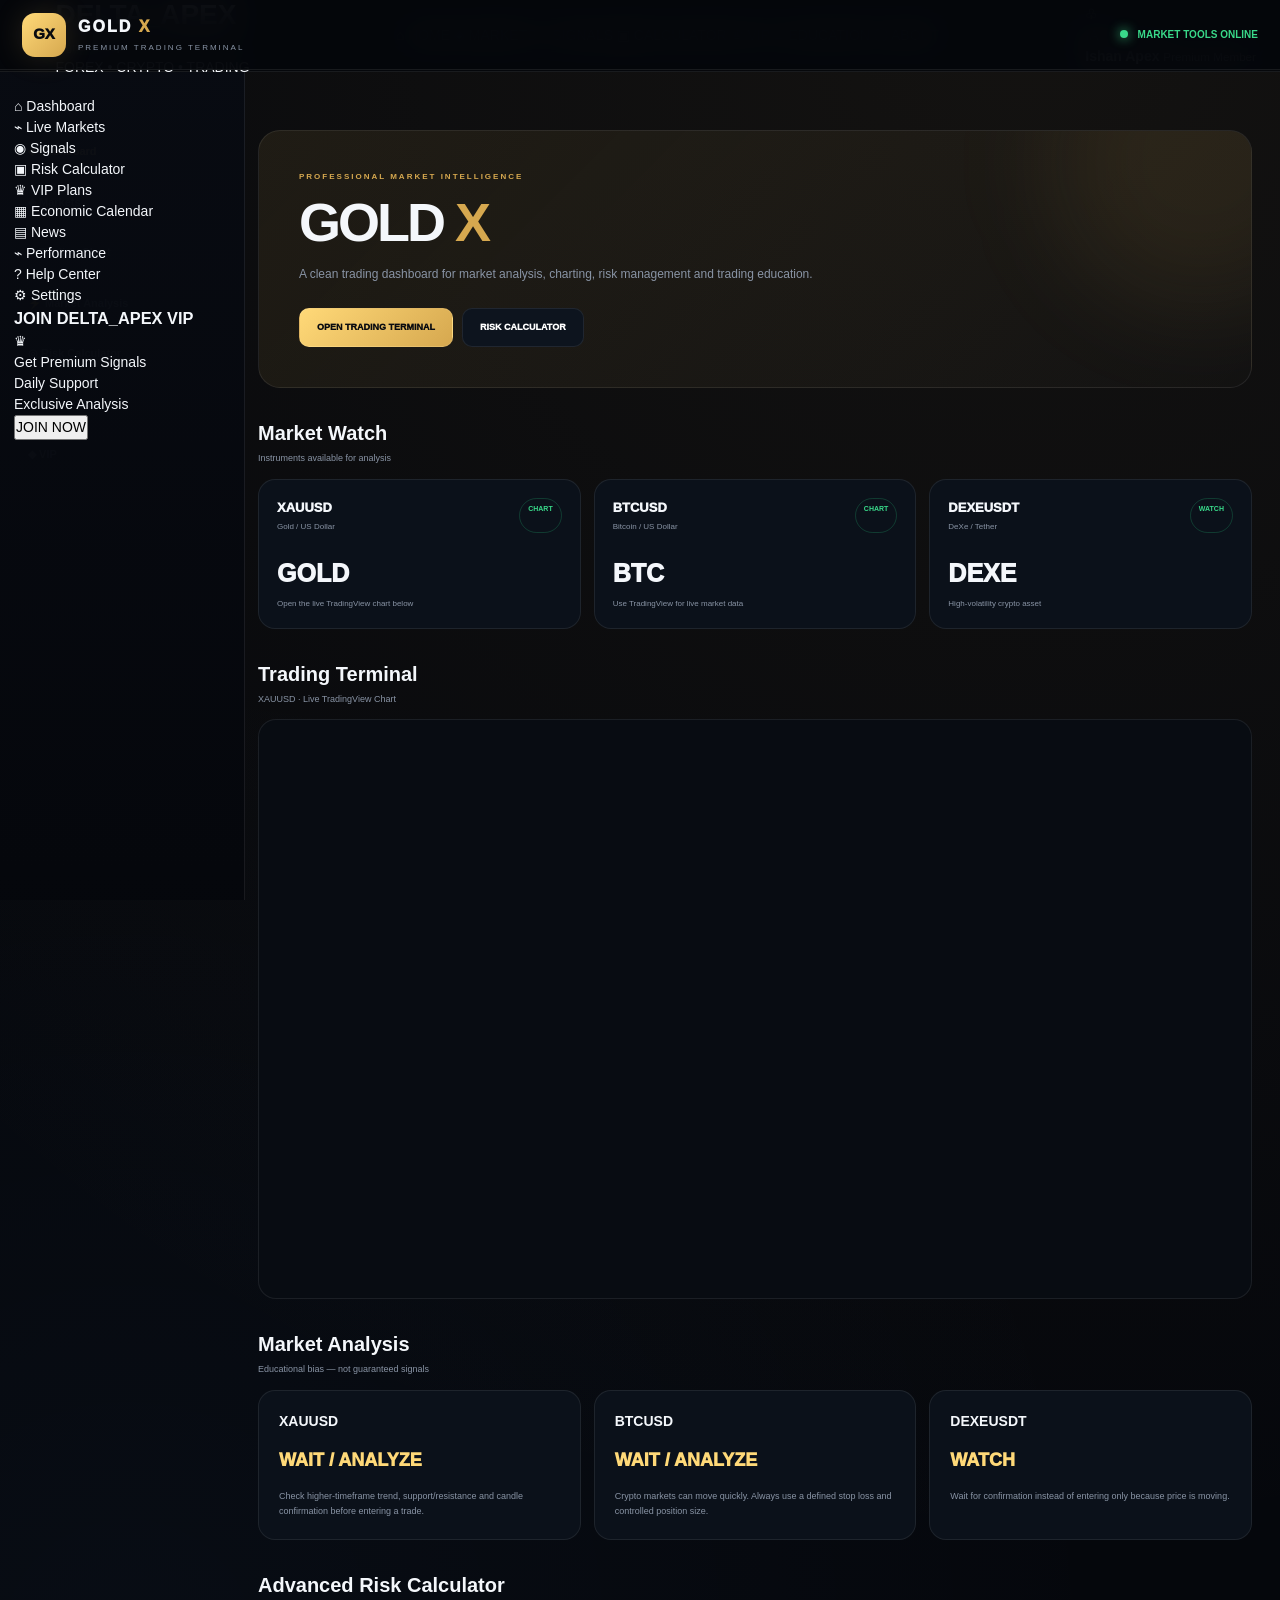
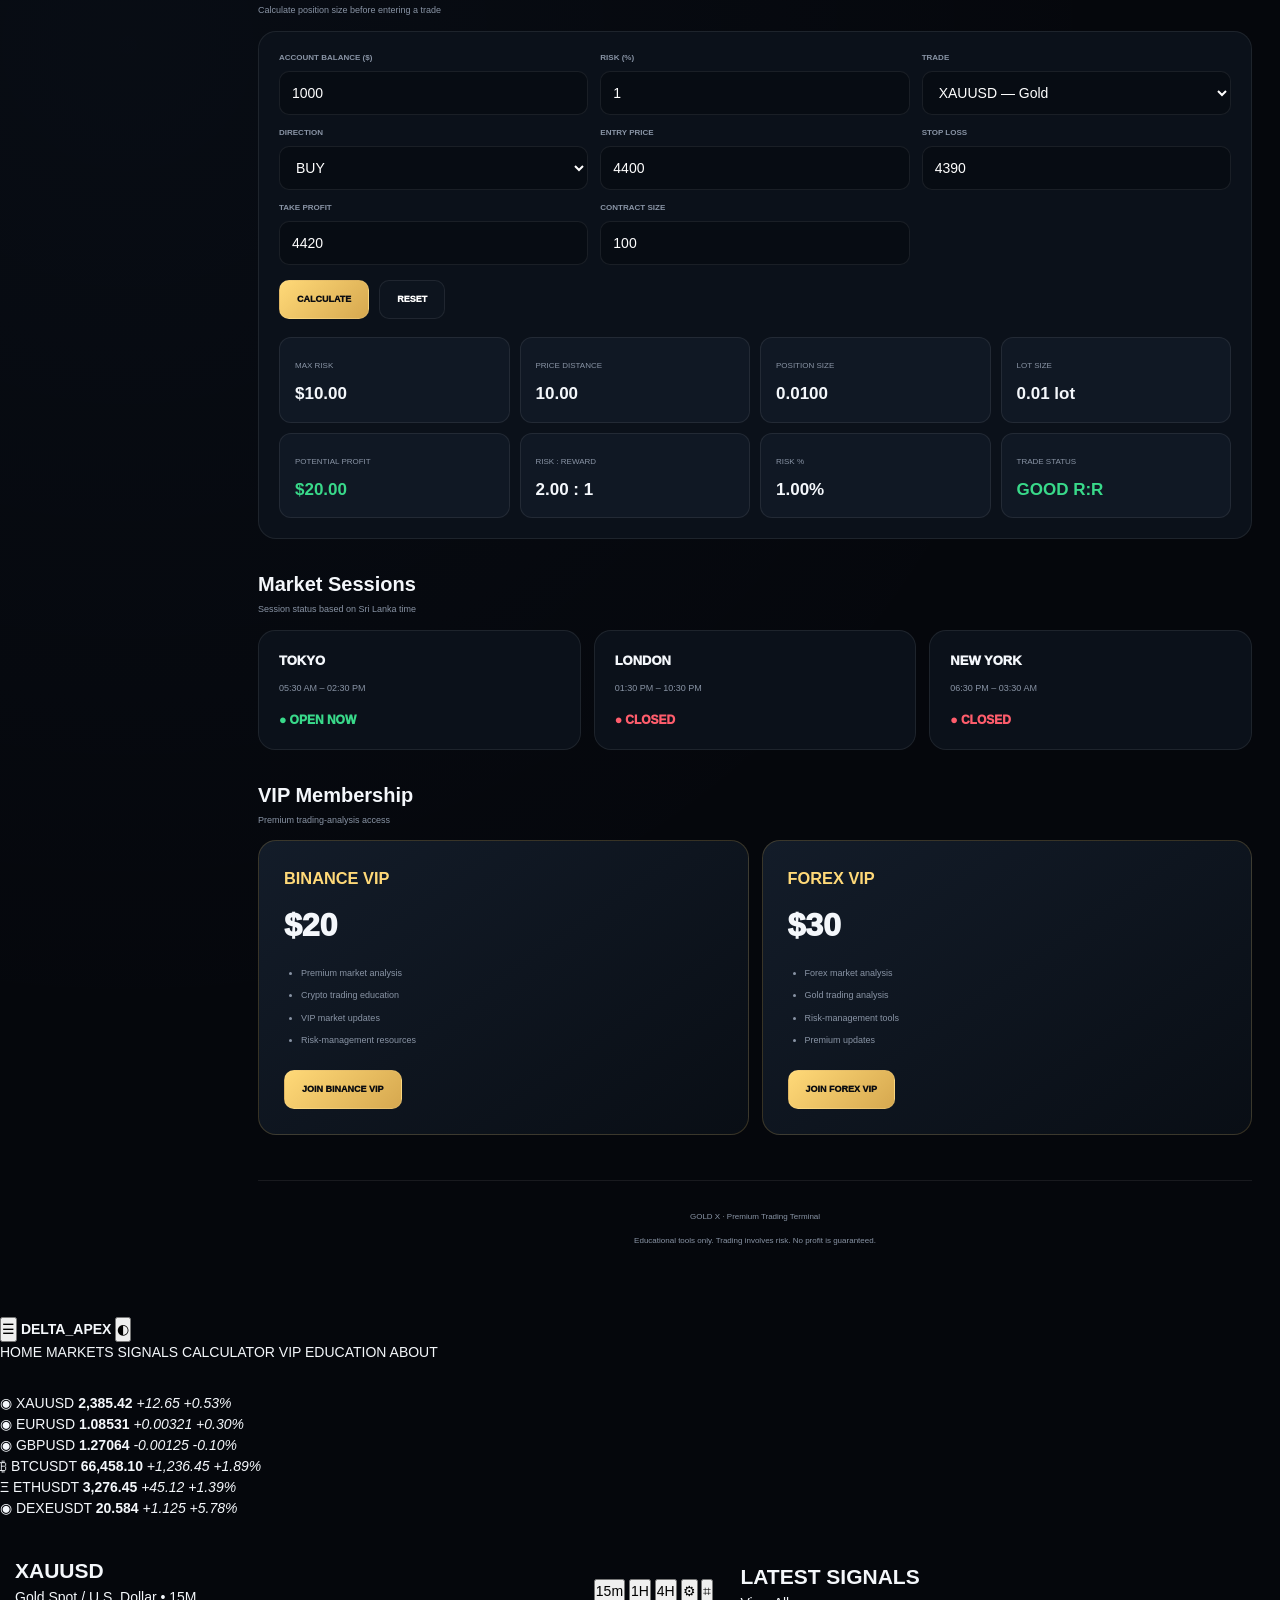
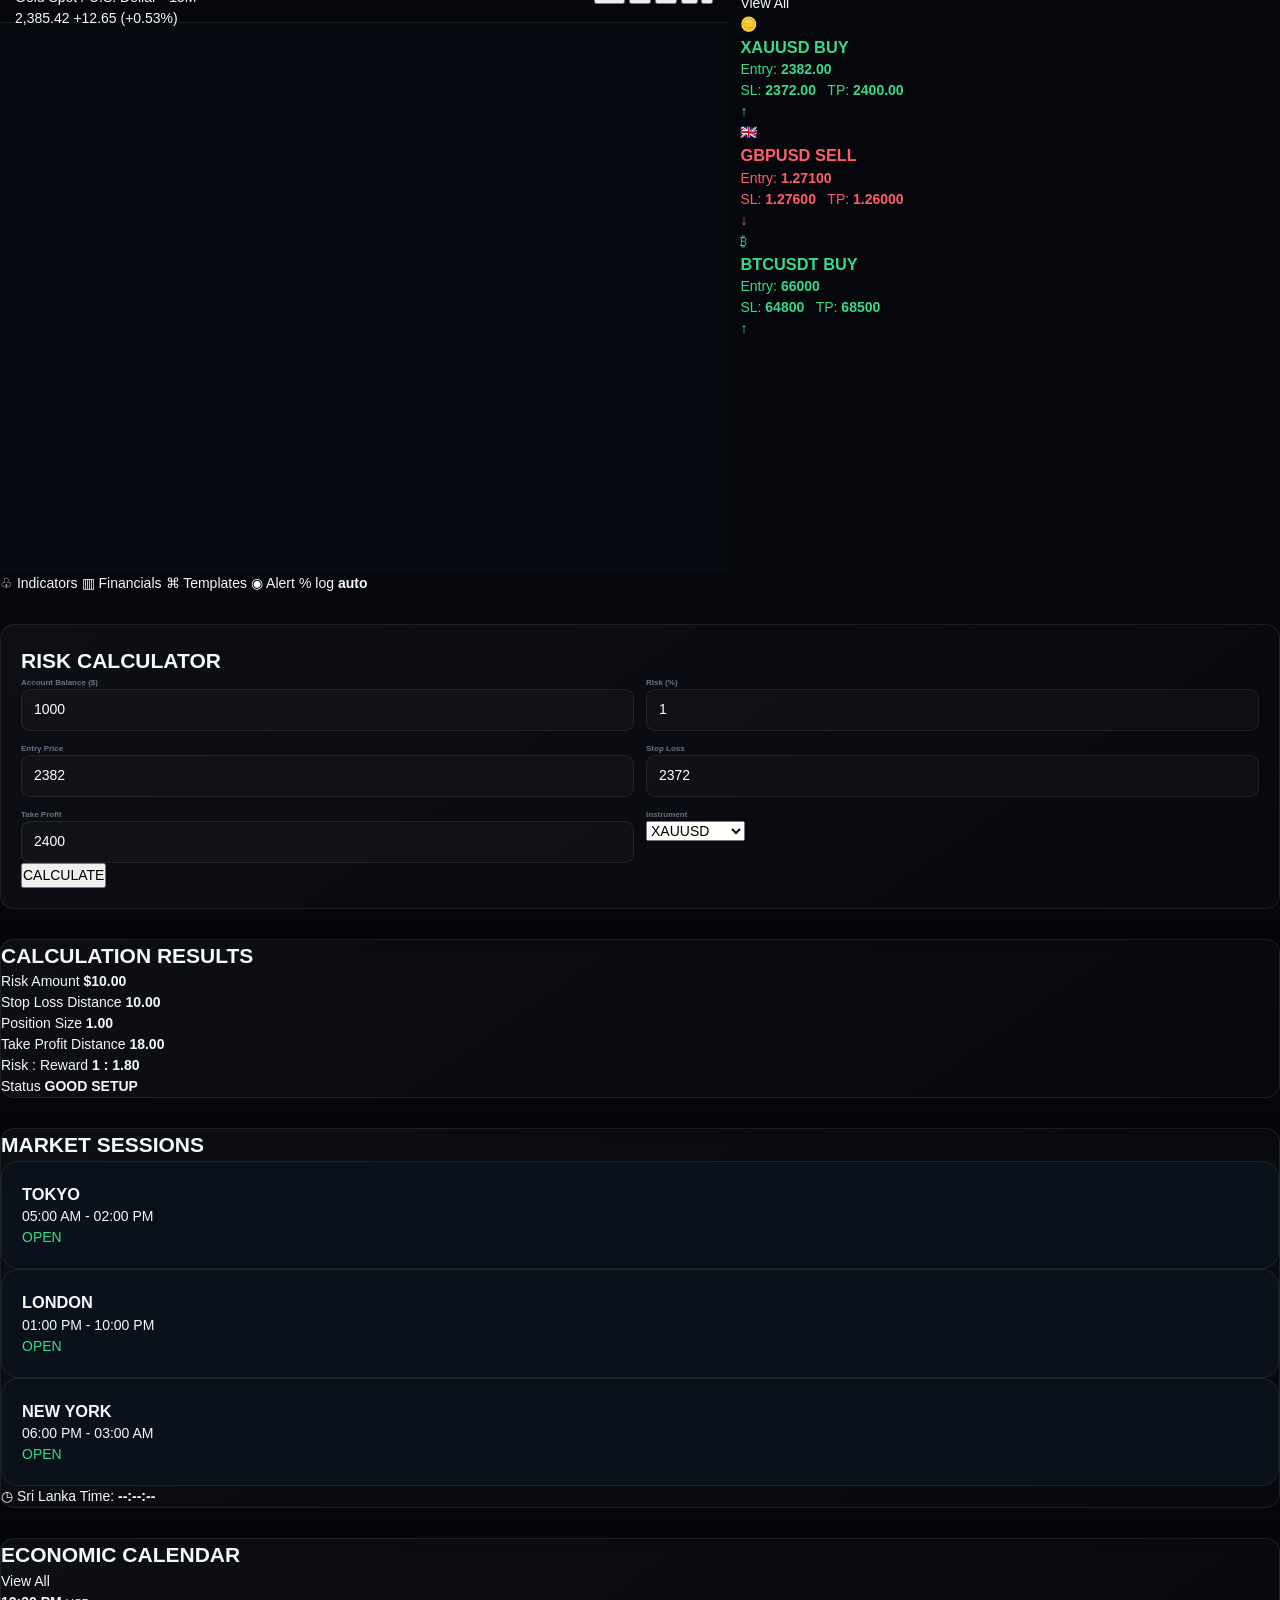
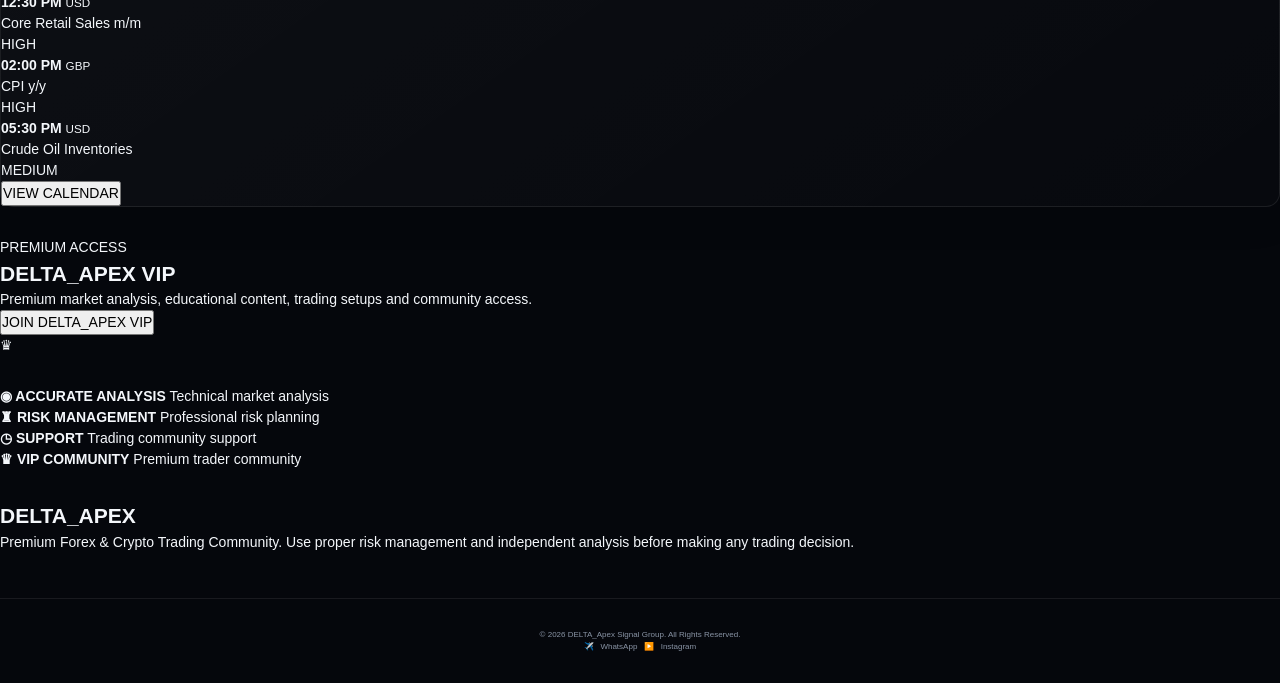
<file: index.html>
<!DOCTYPE html>
<html lang="en">
<head>
<meta charset="UTF-8">
<meta name="viewport" content="width=device-width, initial-scale=1.0">

<title>ISHAN APEX | Premium Trading Terminal</title>

<style>
:root{
  --bg:#05070b;
  --panel:#0b111a;
  --panel2:#101824;
  --gold:#e8bd5b;
  --gold2:#ffd978;
  --green:#28df8b;
  --red:#ff5364;
  --blue:#4da3ff;
  --text:#f5f7fb;
  --muted:#8994a5;
  --border:rgba(255,255,255,.08);
}

*{
  box-sizing:border-box;
  margin:0;
  padding:0;
}

html{
  scroll-behavior:smooth;
}

body{
  background:
    radial-gradient(circle at 80% 0%,rgba(232,189,91,.12),transparent 28%),
    radial-gradient(circle at 0% 50%,rgba(77,163,255,.05),transparent 30%),
    var(--bg);
  color:var(--text);
  font-family:Arial,Helvetica,sans-serif;
}

a{
  color:inherit;
  text-decoration:none;
}

button,
input,
select{
  font:inherit;
}

/* ================= HEADER ================= */

.header{
  height:70px;
  position:fixed;
  top:0;
  left:0;
  right:0;
  z-index:1000;

  display:flex;
  align-items:center;
  justify-content:space-between;

  padding:0 22px;

  background:rgba(5,7,11,.94);
  backdrop-filter:blur(18px);

  border-bottom:1px solid var(--border);
}

.logoArea{
  display:flex;
  align-items:center;
  gap:12px;
}

.logo{
  width:44px;
  height:44px;

  display:grid;
  place-items:center;

  border-radius:13px;

  background:linear-gradient(
    135deg,
    var(--gold2),
    var(--gold)
  );

  color:#090b10;
  font-weight:1000;
  font-size:15px;

  box-shadow:0 0 30px rgba(232,189,91,.15);
}

.brandTitle{
  font-size:16px;
  font-weight:1000;
  letter-spacing:2px;
}

.brandTitle span{
  color:var(--gold);
}

.brandSub{
  margin-top:3px;
  color:var(--muted);
  font-size:8px;
  letter-spacing:2px;
}

.marketStatus{
  color:var(--green);
  font-size:10px;
  font-weight:800;
}

.marketStatus span{
  display:inline-block;
  width:8px;
  height:8px;
  border-radius:50%;
  background:var(--green);
  margin-right:7px;
  box-shadow:0 0 12px var(--green);
}

/* ================= SIDEBAR ================= */

.sidebar{
  position:fixed;
  top:70px;
  left:0;
  bottom:0;

  width:230px;

  padding:20px 12px;

  background:#080c13;
  border-right:1px solid var(--border);

  z-index:50;
}

.navTitle{
  color:#566174;
  font-size:8px;
  font-weight:900;
  letter-spacing:2px;
  margin:8px 12px 10px;
}

.nav{
  display:block;
  padding:13px 14px;
  margin:4px 0;

  border-radius:10px;

  color:var(--muted);
  font-size:11px;
  font-weight:800;

  transition:.2s;
}

.nav:hover,
.nav.active{
  background:rgba(232,189,91,.09);
  color:var(--gold2);
}

/* ================= MAIN ================= */

.main{
  margin-left:230px;
  padding:100px 28px 40px;
  max-width:1600px;
}

/* ================= HERO ================= */

.hero{
  padding:40px;

  border:1px solid var(--border);
  border-radius:22px;

  background:
    linear-gradient(
      135deg,
      rgba(232,189,91,.09),
      rgba(255,255,255,.015)
    );

  position:relative;
  overflow:hidden;
}

.hero:after{
  content:"";
  position:absolute;
  width:300px;
  height:300px;
  right:-100px;
  top:-120px;

  border-radius:50%;

  background:rgba(232,189,91,.08);
  filter:blur(50px);
}

.eyebrow{
  color:var(--gold);
  font-size:9px;
  font-weight:1000;
  letter-spacing:3px;
}

.hero h1{
  margin-top:12px;

  font-size:54px;
  line-height:1;

  letter-spacing:-3px;
}

.hero h1 span{
  color:var(--gold);
}

.hero p{
  max-width:700px;
  margin-top:15px;

  color:var(--muted);
  font-size:12px;
  line-height:1.8;
}

.btnRow{
  display:flex;
  gap:9px;
  margin-top:22px;
  flex-wrap:wrap;
}

.btn{
  border:1px solid var(--border);
  border-radius:10px;

  padding:12px 17px;

  cursor:pointer;

  font-size:9px;
  font-weight:1000;

  transition:.2s;
}

.btn:hover{
  transform:translateY(-2px);
}

.btnGold{
  background:linear-gradient(
    135deg,
    var(--gold2),
    var(--gold)
  );

  color:#090b10;
}

.btnDark{
  background:#0d141e;
  color:white;
}

/* ================= SECTION ================= */

section{
  margin-top:30px;
}

.sectionHeader{
  display:flex;
  justify-content:space-between;
  align-items:end;

  margin-bottom:13px;
}

.sectionHeader h2{
  font-size:20px;
}

.sectionHeader p{
  margin-top:4px;
  color:var(--muted);
  font-size:9px;
}

/* ================= MARKET CARDS ================= */

.marketGrid{
  display:grid;
  grid-template-columns:repeat(3,1fr);
  gap:13px;
}

.card{
  background:var(--panel);

  border:1px solid var(--border);
  border-radius:17px;

  padding:18px;

  transition:.2s;
}

.card:hover{
  border-color:rgba(232,189,91,.25);
  transform:translateY(-2px);
}

.cardTop{
  display:flex;
  justify-content:space-between;
}

.symbol{
  font-weight:1000;
  font-size:13px;
}

.symbolName{
  margin-top:4px;
  color:var(--muted);
  font-size:8px;
}

.live{
  color:var(--green);
  border:1px solid rgba(40,223,139,.2);
  border-radius:20px;
  padding:5px 8px;

  font-size:7px;
  font-weight:900;
}

.marketPrice{
  margin-top:22px;
  font-size:25px;
  font-weight:1000;
}

.marketInfo{
  margin-top:5px;
  color:var(--muted);
  font-size:8px;
}

/* ================= CHART ================= */

.chartBox{
  height:580px;

  overflow:hidden;

  background:#080c12;

  border:1px solid var(--border);
  border-radius:18px;
}

.chartBox iframe{
  width:100%;
  height:100%;
  border:0;
}

/* ================= ANALYSIS ================= */

.analysisGrid{
  display:grid;
  grid-template-columns:repeat(3,1fr);
  gap:13px;
}

.analysis{
  padding:20px;

  border:1px solid var(--border);
  border-radius:17px;

  background:var(--panel);
}

.analysis h3{
  font-size:14px;
}

.direction{
  margin:15px 0;

  font-size:18px;
  font-weight:1000;
}

.buy{
  color:var(--green);
}

.sell{
  color:var(--red);
}

.wait{
  color:var(--gold2);
}

.analysisText{
  color:var(--muted);
  font-size:9px;
  line-height:1.7;
}

/* ================= CALCULATOR ================= */

.calculator{
  background:var(--panel);

  border:1px solid var(--border);
  border-radius:18px;

  padding:20px;
}

.calcGrid{
  display:grid;
  grid-template-columns:repeat(3,1fr);
  gap:12px;
}

.field label{
  display:block;

  margin-bottom:7px;

  color:var(--muted);
  font-size:8px;
  font-weight:800;
}

.field input,
.field select{
  width:100%;
  height:44px;

  border:1px solid var(--border);
  border-radius:10px;

  background:#070c13;
  color:white;

  padding:0 12px;

  outline:none;
}

.field input:focus,
.field select:focus{
  border-color:rgba(232,189,91,.6);
}

.calcButtons{
  display:flex;
  gap:10px;
  margin-top:15px;
  flex-wrap:wrap;
}

/* ================= RESULTS ================= */

.resultGrid{
  margin-top:18px;

  display:grid;
  grid-template-columns:repeat(4,1fr);
  gap:10px;
}

.resultBox{
  background:var(--panel2);

  border:1px solid var(--border);
  border-radius:12px;

  padding:15px;
}

.resultBox small{
  color:var(--muted);
  font-size:8px;
}

.resultBox strong{
  display:block;

  margin-top:7px;

  font-size:17px;
}

/* ================= RR ================= */

.rrGood{
  color:var(--green);
}

.rrBad{
  color:var(--red);
}

/* ================= SESSIONS ================= */

.sessionGrid{
  display:grid;
  grid-template-columns:repeat(3,1fr);
  gap:13px;
}

.session{
  padding:20px;

  background:var(--panel);

  border:1px solid var(--border);
  border-radius:17px;
}

.sessionName{
  font-size:13px;
  font-weight:1000;
}

.sessionTime{
  margin-top:12px;

  color:var(--muted);
  font-size:9px;
}

.sessionStatus{
  margin-top:15px;

  font-size:12px;
  font-weight:1000;
}

.open{
  color:var(--green);
}

.closed{
  color:var(--red);
}

/* ================= VIP ================= */

.vipGrid{
  display:grid;
  grid-template-columns:repeat(2,1fr);
  gap:13px;
}

.vip{
  padding:25px;

  background:
    linear-gradient(
      145deg,
      #131c29,
      #090e15
    );

  border:1px solid rgba(232,189,91,.2);
  border-radius:18px;
}

.vip h3{
  color:var(--gold2);
}

.vipPrice{
  margin:10px 0 18px;

  font-size:32px;
  font-weight:1000;
}

.vip ul{
  padding-left:17px;
}

.vip li{
  margin:9px 0;

  color:var(--muted);
  font-size:9px;
}

/* ================= FOOTER ================= */

footer{
  margin-top:45px;

  padding:30px;

  border-top:1px solid var(--border);

  text-align:center;

  color:var(--muted);
  font-size:8px;
}

/* ================= MOBILE ================= */

@media(max-width:900px){

  .sidebar{
    display:none;
  }

  .main{
    margin-left:0;
    padding:90px 13px 30px;
  }

  .marketGrid,
  .analysisGrid,
  .sessionGrid{
    grid-template-columns:1fr;
  }

  .vipGrid{
    grid-template-columns:1fr;
  }

  .calcGrid{
    grid-template-columns:1fr 1fr;
  }

  .resultGrid{
    grid-template-columns:1fr 1fr;
  }

  .hero{
    padding:25px;
  }

  .hero h1{
    font-size:40px;
  }

  .marketStatus{
    display:none;
  }
}

@media(max-width:520px){

  .header{
    padding:0 13px;
  }

  .brandTitle{
    font-size:13px;
  }

  .brandSub{
    font-size:6px;
  }

  .calcGrid{
    grid-template-columns:1fr;
  }

  .resultGrid{
    grid-template-columns:1fr;
  }

  .chartBox{
    height:430px;
  }

  .hero h1{
    font-size:34px;
  }
}
</style>
</head>

<body>

<!-- ================= HEADER ================= -->

<header class="header">

  <div class="logoArea">

    <div class="logo">
      GX
    </div>

    <div>
      <div class="brandTitle">
        GOLD <span>X</span>
      </div>

      <div class="brandSub">
        PREMIUM TRADING TERMINAL
      </div>
    </div>

  </div>

  <div class="marketStatus">
    <span></span>
    MARKET TOOLS ONLINE
  </div>

</header>


<!-- ================= SIDEBAR ================= -->

<aside class="sidebar">

  <div class="navTitle">
    TERMINAL
  </div>

  <a class="nav active" href="#home">
    ◈ Dashboard
  </a>

  <a class="nav" href="#markets">
    ◈ Markets
  </a>

  <a class="nav" href="#chart">
    ◈ Trading Chart
  </a>

  <a class="nav" href="#analysis">
    ⚡ Market Analysis
  </a>

  <a class="nav" href="#calculator">
    ◎ Risk Calculator
  </a>

  <a class="nav" href="#sessions">
    ◷ Market Sessions
  </a>

  <a class="nav" href="#vip">
    ◆ VIP
  </a>

</aside>


<!-- ================= MAIN ================= -->

<main class="main">


<!-- ================= HERO ================= -->

<section id="home" class="hero">

  <div>

    <div class="eyebrow">
      PROFESSIONAL MARKET INTELLIGENCE
    </div>

    <h1>
      GOLD <span>X</span>
    </h1>

    <p>
      A clean trading dashboard for market analysis,
      charting, risk management and trading education.
    </p>

    <div class="btnRow">

      <a
        class="btn btnGold"
        href="#chart">
        OPEN TRADING TERMINAL
      </a>

      <a
        class="btn btnDark"
        href="#calculator">
        RISK CALCULATOR
      </a>

    </div>

  </div>

</section>


<!-- ================= MARKETS ================= -->

<section id="markets">

  <div class="sectionHeader">

    <div>
      <h2>Market Watch</h2>

      <p>
        Instruments available for analysis
      </p>
    </div>

  </div>


  <div class="marketGrid">


    <div class="card">

      <div class="cardTop">

        <div>
          <div class="symbol">
            XAUUSD
          </div>

          <div class="symbolName">
            Gold / US Dollar
          </div>
        </div>

        <div class="live">
          CHART
        </div>

      </div>

      <div class="marketPrice">
        GOLD
      </div>

      <div class="marketInfo">
        Open the live TradingView chart below
      </div>

    </div>


    <div class="card">

      <div class="cardTop">

        <div>
          <div class="symbol">
            BTCUSD
          </div>

          <div class="symbolName">
            Bitcoin / US Dollar
          </div>
        </div>

        <div class="live">
          CHART
        </div>

      </div>

      <div class="marketPrice">
        BTC
      </div>

      <div class="marketInfo">
        Use TradingView for live market data
      </div>

    </div>


    <div class="card">

      <div class="cardTop">

        <div>
          <div class="symbol">
            DEXEUSDT
          </div>

          <div class="symbolName">
            DeXe / Tether
          </div>
        </div>

        <div class="live">
          WATCH
        </div>

      </div>

      <div class="marketPrice">
        DEXE
      </div>

      <div class="marketInfo">
        High-volatility crypto asset
      </div>

    </div>


  </div>

</section>


<!-- ================= TRADINGVIEW ================= -->

<section id="chart">

  <div class="sectionHeader">

    <div>

      <h2>
        Trading Terminal
      </h2>

      <p>
        XAUUSD · Live TradingView Chart
      </p>

    </div>

  </div>


  <div class="chartBox">

    <iframe
      src="https://www.tradingview.com/widgetembed/?frameElementId=tradingview_chart&symbol=OANDA%3AXAUUSD&interval=15&hidesidetoolbar=0&symboledit=1&saveimage=0&theme=dark&style=1&timezone=Asia%2FColombo&withdateranges=1&hideideas=1&hidevolume=0&locale=en&enablepublishing=0&hidelegend=0&calendar=0"
      allowfullscreen>
    </iframe>

  </div>

</section>


<!-- ================= ANALYSIS ================= -->

<section id="analysis">

  <div class="sectionHeader">

    <div>

      <h2>
        Market Analysis
      </h2>

      <p>
        Educational bias — not guaranteed signals
      </p>

    </div>

  </div>


  <div class="analysisGrid">


    <div class="analysis">

      <h3>
        XAUUSD
      </h3>

      <div class="direction wait">
        WAIT / ANALYZE
      </div>

      <div class="analysisText">
        Check higher-timeframe trend,
        support/resistance and candle confirmation
        before entering a trade.
      </div>

    </div>


    <div class="analysis">

      <h3>
        BTCUSD
      </h3>

      <div class="direction wait">
        WAIT / ANALYZE
      </div>

      <div class="analysisText">
        Crypto markets can move quickly.
        Always use a defined stop loss
        and controlled position size.
      </div>

    </div>


    <div class="analysis">

      <h3>
        DEXEUSDT
      </h3>

      <div class="direction wait">
        WATCH
      </div>

      <div class="analysisText">
        Wait for confirmation instead of
        entering only because price is moving.
      </div>

    </div>


  </div>

</section>


<!-- ================= CALCULATOR ================= -->

<section id="calculator">

  <div class="sectionHeader">

    <div>

      <h2>
        Advanced Risk Calculator
      </h2>

      <p>
        Calculate position size before entering a trade
      </p>

    </div>

  </div>


  <div class="calculator">


    <div class="calcGrid">


      <div class="field">

        <label>
          ACCOUNT BALANCE ($)
        </label>

        <input
          id="balance"
          type="number"
          value="1000"
          min="0"
          step="0.01">

      </div>


      <div class="field">

        <label>
          RISK (%)
        </label>

        <input
          id="riskPercent"
          type="number"
          value="1"
          min="0"
          step="0.1">

      </div>


      <div class="field">

        <label>
          TRADE
        </label>

        <select id="asset">

          <option value="XAU">
            XAUUSD — Gold
          </option>

          <option value="FOREX">
            FOREX
          </option>

          <option value="CRYPTO">
            CRYPTO
          </option>

        </select>

      </div>


      <div class="field">

        <label>
          DIRECTION
        </label>

        <select id="direction">

          <option value="BUY">
            BUY
          </option>

          <option value="SELL">
            SELL
          </option>

        </select>

      </div>


      <div class="field">

        <label>
          ENTRY PRICE
        </label>

        <input
          id="entry"
          type="number"
          value="4400"
          step="0.01">

      </div>


      <div class="field">

        <label>
          STOP LOSS
        </label>

        <input
          id="stop"
          type="number"
          value="4390"
          step="0.01">

      </div>


      <div class="field">

        <label>
          TAKE PROFIT
        </label>

        <input
          id="takeProfit"
          type="number"
          value="4420"
          step="0.01">

      </div>


      <div class="field">

        <label>
          CONTRACT SIZE
        </label>

        <input
          id="contract"
          type="number"
          value="100"
          step="1">

      </div>


    </div>


    <div class="calcButtons">

      <button
        class="btn btnGold"
        onclick="calculateRisk()">

        CALCULATE

      </button>


      <button
        class="btn btnDark"
        onclick="resetCalculator()">

        RESET

      </button>

    </div>


    <div class="resultGrid">


      <div class="resultBox">

        <small>
          MAX RISK
        </small>

        <strong id="riskAmount">
          $0.00
        </strong>

      </div>


      <div class="resultBox">

        <small>
          PRICE DISTANCE
        </small>

        <strong id="priceDistance">
          0.00
        </strong>

      </div>


      <div class="resultBox">

        <small>
          POSITION SIZE
        </small>

        <strong id="positionSize">
          0.00
        </strong>

      </div>


      <div class="resultBox">

        <small>
          LOT SIZE
        </small>

        <strong id="lotSize">
          0.00
        </strong>

      </div>


      <div class="resultBox">

        <small>
          POTENTIAL PROFIT
        </small>

        <strong
          id="profit"
          class="rrGood">

          $0.00

        </strong>

      </div>


      <div class="resultBox">

        <small>
          RISK : REWARD
        </small>

        <strong id="rr">
          0.00 : 1
        </strong>

      </div>


      <div class="resultBox">

        <small>
          RISK %
        </small>

        <strong id="riskDisplay">
          0%
        </strong>

      </div>


      <div class="resultBox">

        <small>
          TRADE STATUS
        </small>

        <strong id="tradeStatus">
          READY
        </strong>

      </div>


    </div>


  </div>

</section>


<!-- ================= SESSIONS ================= -->

<section id="sessions">

  <div class="sectionHeader">

    <div>

      <h2>
        Market Sessions
      </h2>

      <p>
        Session status based on Sri Lanka time
      </p>

    </div>

  </div>


  <div class="sessionGrid">


    <div class="session">

      <div class="sessionName">
        TOKYO
      </div>

      <div class="sessionTime">
        05:30 AM – 02:30 PM
      </div>

      <div
        id="tokyoStatus"
        class="sessionStatus">
        CHECKING...
      </div>

    </div>


    <div class="session">

      <div class="sessionName">
        LONDON
      </div>

      <div class="sessionTime">
        01:30 PM – 10:30 PM
      </div>

      <div
        id="londonStatus"
        class="sessionStatus">
        CHECKING...
      </div>

    </div>


    <div class="session">

      <div class="sessionName">
        NEW YORK
      </div>

      <div class="sessionTime">
        06:30 PM – 03:30 AM
      </div>

      <div
        id="newyorkStatus"
        class="sessionStatus">
        CHECKING...
      </div>

    </div>


  </div>

</section>


<!-- ================= VIP ================= -->

<section id="vip">

  <div class="sectionHeader">

    <div>

      <h2>
        VIP Membership
      </h2>

      <p>
        Premium trading-analysis access
      </p>

    </div>

  </div>


  <div class="vipGrid">


    <div class="vip">

      <h3>
        BINANCE VIP
      </h3>

      <div class="vipPrice">
        $20
      </div>

      <ul>

        <li>
          Premium market analysis
        </li>

        <li>
          Crypto trading education
        </li>

        <li>
          VIP market updates
        </li>

        <li>
          Risk-management resources
        </li>

      </ul>

      <div class="btnRow">

        <button
          class="btn btnGold"
          onclick="showContact()">

          JOIN BINANCE VIP

        </button>

      </div>

    </div>


    <div class="vip">

      <h3>
        FOREX VIP
      </h3>

      <div class="vipPrice">
        $30
      </div>

      <ul>

        <li>
          Forex market analysis
        </li>

        <li>
          Gold trading analysis
        </li>

        <li>
          Risk-management tools
        </li>

        <li>
          Premium updates
        </li>

      </ul>

      <div class="btnRow">

        <button
          class="btn btnGold"
          onclick="showContact()">

          JOIN FOREX VIP

        </button>

      </div>

    </div>


  </div>

</section>


<footer>

  GOLD X · Premium Trading Terminal

  <br><br>

  Educational tools only.
  Trading involves risk. No profit is guaranteed.

</footer>


</main>


<script>

/* =====================================================
   RISK CALCULATOR
===================================================== */

function calculateRisk(){

  const balance =
    Number(document.getElementById("balance").value);

  const riskPercent =
    Number(document.getElementById("riskPercent").value);

  const entry =
    Number(document.getElementById("entry").value);

  const stop =
    Number(document.getElementById("stop").value);

  const tp =
    Number(document.getElementById("takeProfit").value);

  const contract =
    Number(document.getElementById("contract").value);

  const direction =
    document.getElementById("direction").value;


  if(
    balance <= 0 ||
    riskPercent <= 0 ||
    entry <= 0 ||
    stop <= 0 ||
    tp <= 0 ||
    contract <= 0
  ){

    alert("Please enter valid values.");

    return;

  }


  /* Maximum dollar risk */

  const riskAmount =
    balance * (riskPercent / 100);


  /* Price distance */

  const stopDistance =
    Math.abs(entry - stop);


  const tpDistance =
    Math.abs(tp - entry);


  if(stopDistance === 0){

    alert("Entry and Stop Loss cannot be the same.");

    return;

  }


  /*
    Position size calculation

    Risk = Position Size × SL Distance × Contract Size

    Position Size =
    Risk / (SL Distance × Contract Size)
  */

  const positionSize =
    riskAmount /
    (stopDistance * contract);


  /*
    For XAUUSD:
    1 standard lot = 100 oz

    positionSize is expressed in lots
    when contract size = 100.
  */

  const lots =
    positionSize;


  /* Potential profit */

  const potentialProfit =
    tpDistance *
    contract *
    positionSize;


  /* Risk reward */

  const rr =
    tpDistance / stopDistance;


  document.getElementById("riskAmount")
    .innerText =
    "$" + riskAmount.toFixed(2);


  document.getElementById("priceDistance")
    .innerText =
    stopDistance.toFixed(2);


  document.getElementById("positionSize")
    .innerText =
    positionSize.toFixed(4);


  document.getElementById("lotSize")
    .innerText =
    lots.toFixed(2) + " lot";


  document.getElementById("profit")
    .innerText =
    "$" + potentialProfit.toFixed(2);


  document.getElementById("rr")
    .innerText =
    rr.toFixed(2) + " : 1";


  document.getElementById("riskDisplay")
    .innerText =
    riskPercent.toFixed(2) + "%";


  const status =
    document.getElementById("tradeStatus");


  if(rr >= 2){

    status.innerText =
      "GOOD R:R";

    status.className =
      "rrGood";

  }
  else if(rr >= 1){

    status.innerText =
      "ACCEPTABLE";

    status.className =
      "rrGood";

  }
  else{

    status.innerText =
      "LOW R:R";

    status.className =
      "rrBad";

  }

}


/* =====================================================
   RESET
===================================================== */

function resetCalculator(){

  document.getElementById("balance").value = 1000;
  document.getElementById("riskPercent").value = 1;
  document.getElementById("entry").value = 4400;
  document.getElementById("stop").value = 4390;
  document.getElementById("takeProfit").value = 4420;
  document.getElementById("contract").value = 100;

  calculateRisk();

}


/* =====================================================
   AUTO CALCULATE
===================================================== */

const calculatorInputs =
  document.querySelectorAll(
    "#calculator input, #calculator select"
  );


calculatorInputs.forEach(function(input){

  input.addEventListener(
    "input",
    calculateRisk
  );

  input.addEventListener(
    "change",
    calculateRisk
  );

});


/* =====================================================
   MARKET SESSIONS
===================================================== */

function getSriLankaTime(){

  const now =
    new Date();

  const parts =
    new Intl.DateTimeFormat(
      "en-US",
      {
        timeZone:"Asia/Colombo",
        hour:"2-digit",
        minute:"2-digit",
        hour12:false
      }
    ).formatToParts(now);

  let hour = 0;
  let minute = 0;

  parts.forEach(function(part){

    if(part.type === "hour")
      hour = Number(part.value);

    if(part.type === "minute")
      minute = Number(part.value);

  });

  return hour * 60 + minute;

}


function sessionOpen(
  start,
  end,
  current
){

  if(start < end){

    return current >= start &&
           current < end;

  }

  return current >= start ||
         current < end;

}


function updateSessions(){

  const current =
    getSriLankaTime();


  /*
    Sri Lanka time
  */

  const tokyo =
    sessionOpen(
      5 * 60 + 30,
      14 * 60 + 30,
      current
    );


  const london =
    sessionOpen(
      13 * 60 + 30,
      22 * 60 + 30,
      current
    );


  const newyork =
    sessionOpen(
      18 * 60 + 30,
      3 * 60 + 30,
      current
    );


  updateSessionElement(
    "tokyoStatus",
    tokyo
  );

  updateSessionElement(
    "londonStatus",
    london
  );

  updateSessionElement(
    "newyorkStatus",
    newyork
  );

}


function updateSessionElement(
  id,
  isOpen
){

  const el =
    document.getElementById(id);


  if(isOpen){

    el.innerText =
      "● OPEN NOW";

    el.className =
      "sessionStatus open";

  }
  else{

    el.innerText =
      "● CLOSED";

    el.className =
      "sessionStatus closed";

  }

}


/* =====================================================
   VIP CONTACT
===================================================== */

function showContact(){

  alert(
    "VIP access: Contact GOLD X administration to complete your membership."
  );

}


/* =====================================================
   START
===================================================== */

calculateRisk();

updateSessions();

setInterval(
  updateSessions,
  30000
);

</script>

</body>
</html>
<!DOCTYPE html>
<html lang="en">
<head>
  <meta charset="UTF-8">
  <meta name="viewport" content="width=device-width, initial-scale=1.0">

  <title>DELTA_APEX | Premium Trading Terminal</title>

  <link rel="stylesheet" href="style.css">
</head>

<body>

  <!-- TOP BAR -->
  <header class="topbar">

    <div class="brand">
      <div class="brand-logo">DA</div>

      <div>
        <h1>DELTA<span>_APEX</span></h1>
        <small>Signal Group</small>
        <p>FOREX • CRYPTO • TRADING</p>
      </div>
    </div>

    <nav class="navbar">
      <a class="active" href="#home">⌂ HOME</a>
      <a href="#markets">◈ MARKETS</a>
      <a href="#signals">⌁ SIGNALS</a>
      <a href="#calculator">▣ CALCULATOR</a>
      <a href="#vip">♛ VIP</a>
      <a href="#education">▱ EDUCATION</a>
      <a href="#about">ⓘ ABOUT</a>
    </nav>

    <div class="user-area">
      <span class="notification">♧</span>
      <div class="user">
        <div class="avatar">IA</div>
        <div>
          <b>Ishan Apex</b>
          <small>Premium Member</small>
        </div>
      </div>
    </div>

  </header>


  <!-- MOBILE NAV -->
  <div class="mobile-nav">
    <button onclick="toggleMenu()">☰</button>
    <strong>DELTA<span>_APEX</span></strong>
    <button onclick="toggleTheme()">◐</button>
  </div>

  <div id="mobileMenu" class="mobile-menu">
    <a href="#home">HOME</a>
    <a href="#markets">MARKETS</a>
    <a href="#signals">SIGNALS</a>
    <a href="#calculator">CALCULATOR</a>
    <a href="#vip">VIP</a>
    <a href="#education">EDUCATION</a>
    <a href="#about">ABOUT</a>
  </div>


  <main id="home">

    <!-- MARKET TICKERS -->
    <section id="markets" class="ticker-grid">

      <div class="ticker-card">
        <div>
          <span>◉ XAUUSD</span>
          <strong id="goldPrice">2,385.42</strong>
          <em class="green">+12.65 +0.53%</em>
        </div>
        <div class="mini-chart gold"></div>
      </div>

      <div class="ticker-card">
        <div>
          <span>◉ EURUSD</span>
          <strong>1.08531</strong>
          <em class="green">+0.00321 +0.30%</em>
        </div>
        <div class="mini-chart"></div>
      </div>

      <div class="ticker-card">
        <div>
          <span>◉ GBPUSD</span>
          <strong>1.27064</strong>
          <em class="red">-0.00125 -0.10%</em>
        </div>
        <div class="mini-chart red-chart"></div>
      </div>

      <div class="ticker-card">
        <div>
          <span>₿ BTCUSDT</span>
          <strong>66,458.10</strong>
          <em class="green">+1,236.45 +1.89%</em>
        </div>
        <div class="mini-chart"></div>
      </div>

      <div class="ticker-card">
        <div>
          <span>Ξ ETHUSDT</span>
          <strong>3,276.45</strong>
          <em class="green">+45.12 +1.39%</em>
        </div>
        <div class="mini-chart"></div>
      </div>

      <div class="ticker-card">
        <div>
          <span>◉ DEXEUSDT</span>
          <strong>20.584</strong>
          <em class="green">+1.125 +5.78%</em>
        </div>
        <div class="mini-chart"></div>
      </div>

    </section>


    <!-- DASHBOARD -->
    <section class="dashboard-grid">

      <!-- SIDEBAR -->
      <aside class="sidebar">

        <div class="side-item active">⌂ <span>Dashboard</span></div>
        <div class="side-item">⌁ <span>Live Markets</span></div>
        <div class="side-item">◉ <span>Signals</span></div>
        <div class="side-item">▣ <span>Risk Calculator</span></div>
        <div class="side-item">♛ <span>VIP Plans</span></div>
        <div class="side-item">▦ <span>Economic Calendar</span></div>
        <div class="side-item">▤ <span>News</span></div>
        <div class="side-item">⌁ <span>Performance</span></div>
        <div class="side-item">? <span>Help Center</span></div>
        <div class="side-item">⚙ <span>Settings</span></div>

        <div class="vip-box">
          <h3>JOIN DELTA_APEX VIP</h3>
          <div class="crown">♛</div>
          <p>
            Get Premium Signals<br>
            Daily Support<br>
            Exclusive Analysis
          </p>
          <button onclick="joinVIP()">JOIN NOW</button>
        </div>

      </aside>


      <!-- CHART -->
      <section class="chart-card">

        <div class="chart-header">
          <div>
            <h2>XAUUSD</h2>
            <p>Gold Spot / U.S. Dollar • 15M</p>
            <span class="chart-price">2,385.42 +12.65 (+0.53%)</span>
          </div>

          <div class="chart-actions">
            <button>15m</button>
            <button>1H</button>
            <button>4H</button>
            <button>⚙</button>
            <button>⌗</button>
          </div>
        </div>

        <div class="chart-container">
          <canvas id="priceChart"></canvas>
        </div>

        <div class="chart-tools">
          <span>♧ Indicators</span>
          <span>▥ Financials</span>
          <span>⌘ Templates</span>
          <span>◉ Alert</span>
          <span>%</span>
          <span>log</span>
          <b>auto</b>
        </div>

      </section>


      <!-- SIGNALS -->
      <section id="signals" class="signals-card">

        <div class="section-title">
          <h2>LATEST SIGNALS</h2>
          <a href="#">View All</a>
        </div>

        <div class="signal buy">
          <div class="coin-icon">🪙</div>

          <div class="signal-info">
            <h3>XAUUSD <span>BUY</span></h3>
            <p>Entry: <b>2382.00</b></p>
            <p>SL: <b>2372.00</b> &nbsp; TP: <b>2400.00</b></p>
          </div>

          <div class="signal-arrow">↑</div>
        </div>


        <div class="signal sell">
          <div class="coin-icon">🇬🇧</div>

          <div class="signal-info">
            <h3>GBPUSD <span>SELL</span></h3>
            <p>Entry: <b>1.27100</b></p>
            <p>SL: <b>1.27600</b> &nbsp; TP: <b>1.26000</b></p>
          </div>

          <div class="signal-arrow">↓</div>
        </div>


        <div class="signal buy">
          <div class="coin-icon">₿</div>

          <div class="signal-info">
            <h3>BTCUSDT <span>BUY</span></h3>
            <p>Entry: <b>66000</b></p>
            <p>SL: <b>64800</b> &nbsp; TP: <b>68500</b></p>
          </div>

          <div class="signal-arrow">↑</div>
        </div>

      </section>

    </section>


    <!-- LOWER GRID -->
    <section class="lower-grid">


      <!-- RISK CALCULATOR -->
      <section id="calculator" class="panel calculator">

        <h2>RISK CALCULATOR</h2>

        <div class="form-grid">

          <div class="input-group">
            <label>Account Balance ($)</label>
            <input id="balance" type="number" value="1000">
          </div>

          <div class="input-group">
            <label>Risk (%)</label>
            <input id="risk" type="number" value="1" step="0.1">
          </div>

          <div class="input-group">
            <label>Entry Price</label>
            <input id="entry" type="number" value="2382">
          </div>

          <div class="input-group">
            <label>Stop Loss</label>
            <input id="stop" type="number" value="2372">
          </div>

          <div class="input-group">
            <label>Take Profit</label>
            <input id="takeProfit" type="number" value="2400">
          </div>

          <div class="input-group">
            <label>Instrument</label>

            <select id="instrument">
              <option value="XAUUSD">XAUUSD</option>
              <option value="EURUSD">EURUSD</option>
              <option value="GBPUSD">GBPUSD</option>
              <option value="BTCUSDT">BTCUSDT</option>
              <option value="DEXEUSDT">DEXEUSDT</option>
            </select>

          </div>

        </div>

        <button class="calculate-btn" onclick="calculateRisk()">
          CALCULATE
        </button>

      </section>


      <!-- RESULTS -->
      <section class="panel results">

        <h2>CALCULATION RESULTS</h2>

        <div class="result-row">
          <span>Risk Amount</span>
          <strong id="riskAmount">$10.00</strong>
        </div>

        <div class="result-row">
          <span>Stop Loss Distance</span>
          <strong id="slDistance">10.00</strong>
        </div>

        <div class="result-row">
          <span>Position Size</span>
          <strong id="positionSize">1.00</strong>
        </div>

        <div class="result-row">
          <span>Take Profit Distance</span>
          <strong id="tpDistance">18.00</strong>
        </div>

        <div class="result-row">
          <span>Risk : Reward</span>
          <strong class="green" id="riskReward">1 : 1.80</strong>
        </div>

        <div class="status">
          <span>Status</span>
          <b id="setupStatus">GOOD SETUP</b>
        </div>

      </section>


      <!-- MARKET SESSIONS -->
      <section class="panel sessions">

        <h2>MARKET SESSIONS</h2>

        <div class="session">
          <div>
            <h3>TOKYO</h3>
            <p>05:00 AM - 02:00 PM</p>
          </div>
          <span class="open">OPEN</span>
        </div>

        <div class="session">
          <div>
            <h3>LONDON</h3>
            <p>01:00 PM - 10:00 PM</p>
          </div>
          <span class="open">OPEN</span>
        </div>

        <div class="session">
          <div>
            <h3>NEW YORK</h3>
            <p>06:00 PM - 03:00 AM</p>
          </div>
          <span class="open">OPEN</span>
        </div>

        <div class="local-time">
          ◷ Sri Lanka Time:
          <b id="localTime">--:--:--</b>
        </div>

      </section>


      <!-- CALENDAR -->
      <section class="panel calendar">

        <div class="section-title">
          <h2>ECONOMIC CALENDAR</h2>
          <a href="#">View All</a>
        </div>

        <div class="event">
          <div>
            <strong>12:30 PM</strong>
            <small>USD</small>
          </div>

          <p>Core Retail Sales m/m</p>

          <span class="high">HIGH</span>
        </div>

        <div class="event">
          <div>
            <strong>02:00 PM</strong>
            <small>GBP</small>
          </div>

          <p>CPI y/y</p>

          <span class="high">HIGH</span>
        </div>

        <div class="event">
          <div>
            <strong>05:30 PM</strong>
            <small>USD</small>
          </div>

          <p>Crude Oil Inventories</p>

          <span class="medium">MEDIUM</span>
        </div>

        <button class="calendar-btn">VIEW CALENDAR</button>

      </section>

    </section>


    <!-- VIP -->
    <section id="vip" class="vip-section">

      <div class="vip-content">

        <span class="vip-label">PREMIUM ACCESS</span>

        <h2>DELTA<span>_APEX</span> VIP</h2>

        <p>
          Premium market analysis, educational content,
          trading setups and community access.
        </p>

        <button onclick="joinVIP()">JOIN DELTA_APEX VIP</button>

      </div>

      <div class="vip-crown">♛</div>

    </section>


    <!-- FEATURES -->
    <section id="education" class="features">

      <div>
        <b>◉ ACCURATE ANALYSIS</b>
        <span>Technical market analysis</span>
      </div>

      <div>
        <b>♜ RISK MANAGEMENT</b>
        <span>Professional risk planning</span>
      </div>

      <div>
        <b>◷ SUPPORT</b>
        <span>Trading community support</span>
      </div>

      <div>
        <b>♛ VIP COMMUNITY</b>
        <span>Premium trader community</span>
      </div>

    </section>


    <!-- ABOUT -->
    <section id="about" class="about">

      <h2>DELTA<span>_APEX</span></h2>

      <p>
        Premium Forex & Crypto Trading Community.
        Use proper risk management and independent analysis
        before making any trading decision.
      </p>

    </section>

  </main>


  <!-- FOOTER -->
  <footer>

    <p>
      © 2026 DELTA_Apex Signal Group.
      All Rights Reserved.
    </p>

    <div>
      ✈️ &nbsp; WhatsApp &nbsp; ▶️ &nbsp; Instagram
    </div>

  </footer>


  <script src="script.js"></script>

</body>
</html>
</file>
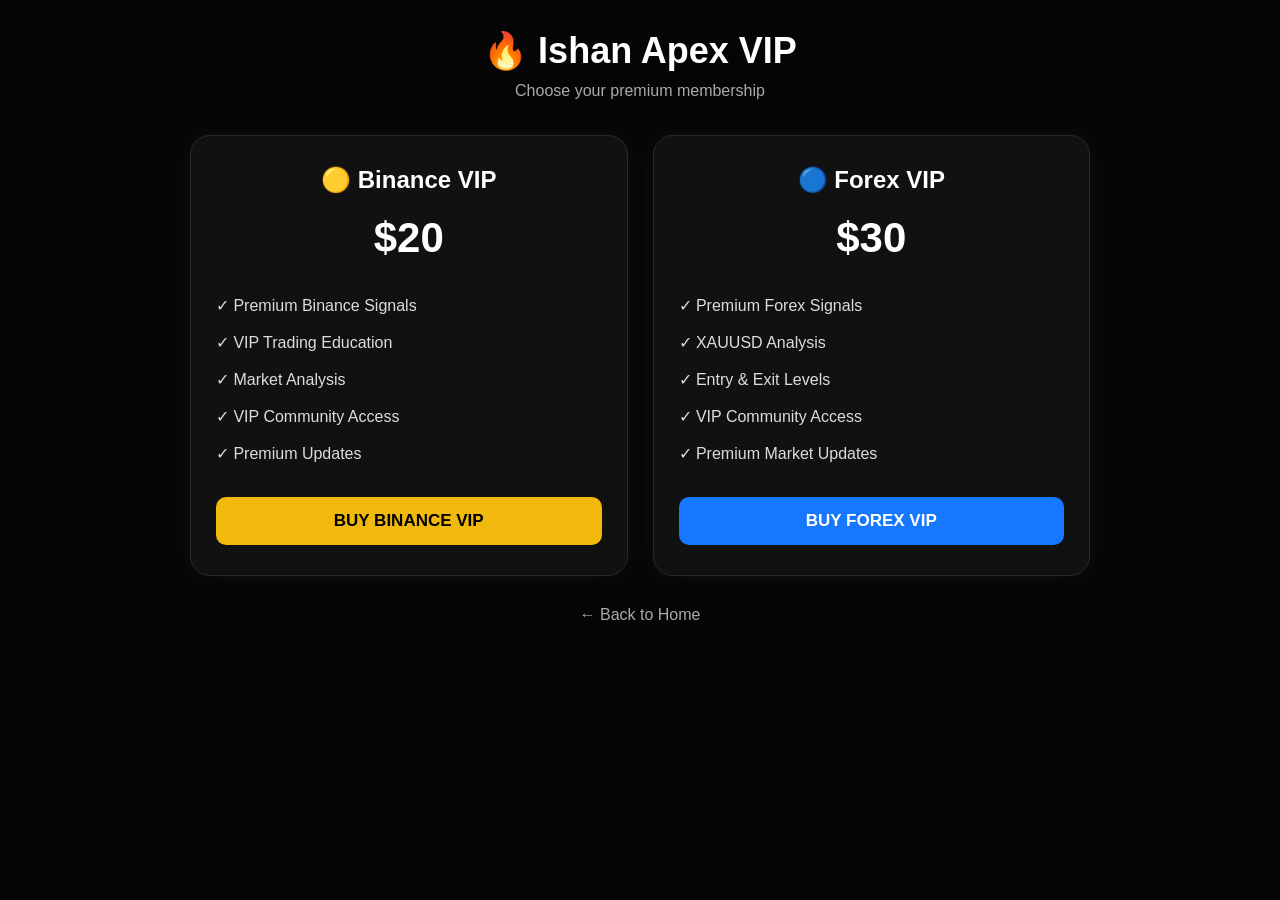
<file: vip.html>
<!DOCTYPE html>
<html lang="en">
<head>
  <meta charset="UTF-8">
  <meta name="viewport" content="width=device-width, initial-scale=1.0">

  <title>Ishan Apex - VIP</title>

  <style>
    * {
      box-sizing: border-box;
      margin: 0;
      padding: 0;
      font-family: Arial, sans-serif;
    }

    body {
      background: #050505;
      color: white;
      min-height: 100vh;
      padding: 30px 15px;
    }

    .container {
      max-width: 900px;
      margin: auto;
      text-align: center;
    }

    .title {
      font-size: 36px;
      font-weight: bold;
      margin-bottom: 10px;
    }

    .subtitle {
      color: #aaa;
      margin-bottom: 35px;
    }

    .plans {
      display: grid;
      grid-template-columns: repeat(auto-fit, minmax(280px, 1fr));
      gap: 25px;
    }

    .card {
      background: #111;
      border: 1px solid #292929;
      border-radius: 20px;
      padding: 30px 25px;
      box-shadow: 0 0 25px rgba(255,255,255,0.05);
    }

    .card h2 {
      margin-bottom: 15px;
    }

    .price {
      font-size: 42px;
      font-weight: bold;
      margin: 20px 0;
    }

    .features {
      list-style: none;
      text-align: left;
      margin: 25px 0;
    }

    .features li {
      padding: 9px 0;
      color: #ddd;
    }

    .buy-btn {
      width: 100%;
      padding: 14px;
      border: none;
      border-radius: 10px;
      background: #f0b90b;
      color: #000;
      font-size: 17px;
      font-weight: bold;
      cursor: pointer;
    }

    .buy-btn:hover {
      opacity: 0.85;
    }

    .forex {
      background: #1677ff;
      color: white;
    }

    .back {
      display: inline-block;
      margin-top: 30px;
      color: #aaa;
      text-decoration: none;
    }
  </style>
</head>

<body>

<div class="container">

  <div class="title">🔥 Ishan Apex VIP</div>

  <div class="subtitle">
    Choose your premium membership
  </div>

  <div class="plans">

    <!-- BINANCE VIP -->
    <div class="card">

      <h2>🟡 Binance VIP</h2>

      <div class="price">$20</div>

      <ul class="features">
        <li>✓ Premium Binance Signals</li>
        <li>✓ VIP Trading Education</li>
        <li>✓ Market Analysis</li>
        <li>✓ VIP Community Access</li>
        <li>✓ Premium Updates</li>
      </ul>

      <button
        class="buy-btn"
        onclick="buyVIP('BINANCE')">
        BUY BINANCE VIP
      </button>

    </div>


    <!-- FOREX VIP -->
    <div class="card">

      <h2>🔵 Forex VIP</h2>

      <div class="price">$30</div>

      <ul class="features">
        <li>✓ Premium Forex Signals</li>
        <li>✓ XAUUSD Analysis</li>
        <li>✓ Entry & Exit Levels</li>
        <li>✓ VIP Community Access</li>
        <li>✓ Premium Market Updates</li>
      </ul>

      <button
        class="buy-btn forex"
        onclick="buyVIP('FOREX')">
        BUY FOREX VIP
      </button>

    </div>

  </div>

  <a class="back" href="index.html">
    ← Back to Home
  </a>

</div>


<script>

async function buyVIP(plan) {

  const button = event.target;

  button.disabled = true;
  button.innerText = "Loading...";

  try {

    const response = await fetch("/api/create-payment", {

      method: "POST",

      headers: {
        "Content-Type": "application/json"
      },

      body: JSON.stringify({
        plan: plan
      })

    });

    const data = await response.json();

    if (!response.ok) {
      throw new Error(
        data.message || "Payment creation failed"
      );
    }

    if (data.checkoutUrl) {

      window.location.href =
        data.checkoutUrl;

    } else {

      alert("Payment link unavailable.");

    }

  } catch (error) {

    alert(
      "Payment system is not connected yet."
    );

    console.error(error);

  } finally {

    button.disabled = false;

    if (plan === "BINANCE") {
      button.innerText = "BUY BINANCE VIP";
    } else {
      button.innerText = "BUY FOREX VIP";
    }

  }

}

</script>

</body>
</html>
</file>
<file: style.css>
/* =========================================================
    Delta_ApeX- PREMIUM TRADING TERMINAL
   STYLE SYSTEM — PART 1
   ========================================================= */

:root {
  --bg-main: #05070c;
  --bg-secondary: #080b12;
  --bg-card: #0b0f18;
  --bg-card-2: #0e131e;
  --bg-hover: #121925;

  --border: rgba(255, 255, 255, 0.08);
  --border-light: rgba(255, 255, 255, 0.13);

  --text-main: #f4f7fb;
  --text-soft: #a9b2c2;
  --text-muted: #687386;

  --gold: #d6a84f;
  --gold-light: #f3d38a;
  --gold-dark: #8d6728;

  --green: #39d98a;
  --green-soft: rgba(57, 217, 138, 0.12);

  --red: #ff5d6c;
  --red-soft: rgba(255, 93, 108, 0.12);

  --blue: #5ca8ff;
  --blue-soft: rgba(92, 168, 255, 0.12);

  --purple: #a77cff;
  --purple-soft: rgba(167, 124, 255, 0.12);

  --sidebar-width: 245px;
  --topbar-height: 72px;

  --radius-small: 8px;
  --radius-medium: 14px;
  --radius-large: 22px;

  --shadow:
    0 20px 60px rgba(0, 0, 0, 0.35);

  --transition:
    180ms ease;
}


/* =========================================================
   RESET
   ========================================================= */

* {
  margin: 0;
  padding: 0;
  box-sizing: border-box;
}


html {
  scroll-behavior: smooth;
}


body {
  min-height: 100vh;

  background:
    radial-gradient(
      circle at 80% 0%,
      rgba(214, 168, 79, 0.07),
      transparent 28%
    ),
    radial-gradient(
      circle at 10% 30%,
      rgba(92, 168, 255, 0.035),
      transparent 25%
    ),
    var(--bg-main);

  color: var(--text-main);

  font-family:
    "Inter",
    Arial,
    Helvetica,
    sans-serif;

  font-size: 14px;

  line-height: 1.5;

  overflow-x: hidden;
}


button,
input,
textarea,
select {
  font: inherit;
}


button {
  cursor: pointer;
}


a {
  color: inherit;
  text-decoration: none;
}


img,
svg {
  max-width: 100%;
}


/* =========================================================
   SCROLLBAR
   ========================================================= */

::-webkit-scrollbar {
  width: 7px;
  height: 7px;
}


::-webkit-scrollbar-track {
  background: #05070c;
}


::-webkit-scrollbar-thumb {
  background: #202838;
  border-radius: 20px;
}


::-webkit-scrollbar-thumb:hover {
  background: #354052;
}


/* =========================================================
   LOADING SCREEN
   ========================================================= */

.loading-screen {
  position: fixed;
  inset: 0;

  z-index: 99999;

  display: flex;
  flex-direction: column;
  align-items: center;
  justify-content: center;

  background:
    radial-gradient(
      circle at center,
      rgba(214, 168, 79, 0.08),
      transparent 35%
    ),
    #05070c;

  transition:
    opacity 600ms ease,
    visibility 600ms ease;
}


.loading-screen.hidden {
  opacity: 0;
  visibility: hidden;
}


.loading-logo {
  margin-bottom: 20px;
}


.gold-x-logo {
  width: 76px;
  height: 76px;

  display: grid;
  place-items: center;

  border:
    1px solid
    rgba(214, 168, 79, 0.6);

  border-radius: 20px;

  color: var(--gold-light);

  font-size: 22px;
  font-weight: 900;

  letter-spacing: -1px;

  background:
    linear-gradient(
      145deg,
      rgba(214, 168, 79, 0.18),
      rgba(214, 168, 79, 0.025)
    );

  box-shadow:
    0 0 60px rgba(214, 168, 79, 0.15),
    inset 0 0 25px rgba(214, 168, 79, 0.04);
}


.loading-screen h1 {
  font-size: 30px;
  font-weight: 900;
  letter-spacing: 5px;
}


.loading-screen h1 span {
  color: var(--gold-light);
}


.loading-screen p {
  margin-top: 4px;

  color: var(--text-muted);

  font-size: 9px;
  font-weight: 700;

  letter-spacing: 4px;
}


.loading-bar {
  width: 190px;
  height: 3px;

  margin-top: 30px;

  overflow: hidden;

  border-radius: 10px;

  background: rgba(255, 255, 255, 0.08);
}


.loading-progress {
  width: 0%;
  height: 100%;

  background:
    linear-gradient(
      90deg,
      var(--gold-dark),
      var(--gold-light)
    );

  transition:
    width 1.5s ease;
}


.loading-screen small {
  margin-top: 12px;

  color: var(--text-muted);

  font-size: 10px;
}


/* =========================================================
   TOPBAR
   ========================================================= */

.topbar {
  position: fixed;
  top: 0;
  left: 0;
  right: 0;

  z-index: 900;

  height: var(--topbar-height);

  display: flex;
  align-items: center;
  justify-content: space-between;

  padding:
    0 24px;

  border-bottom:
    1px solid
    var(--border);

  background:
    rgba(5, 7, 12, 0.88);

  backdrop-filter:
    blur(20px);

  -webkit-backdrop-filter:
    blur(20px);
}


/* =========================================================
   BRAND
   ========================================================= */

.brand {
  display: flex;
  align-items: center;
  gap: 12px;

  min-width: 220px;
}


.brand-symbol {
  width: 38px;
  height: 38px;

  display: grid;
  place-items: center;

  border:
    1px solid
    rgba(214, 168, 79, 0.45);

  border-radius: 10px;

  color: var(--gold-light);

  font-size: 11px;
  font-weight: 900;

  background:
    linear-gradient(
      145deg,
      rgba(214, 168, 79, 0.17),
      rgba(214, 168, 79, 0.025)
    );

  box-shadow:
    0 0 25px
    rgba(214, 168, 79, 0.08);
}


.brand-text {
  display: flex;
  flex-direction: column;
}


.brand-name {
  color: #fff;

  font-size: 17px;
  font-weight: 900;

  line-height: 1;

  letter-spacing: 1.5px;
}


.brand-name span {
  color: var(--gold-light);
}


.brand-subtitle {
  margin-top: 4px;

  color: var(--text-muted);

  font-size: 7px;
  font-weight: 800;

  letter-spacing: 2px;
}


/* =========================================================
   TOP CENTER
   ========================================================= */

.top-center {
  position: absolute;
  left: 50%;

  transform:
    translateX(-50%);
}


.market-status {
  display: flex;
  align-items: center;
  gap: 7px;

  padding:
    7px 12px;

  border:
    1px solid
    var(--border);

  border-radius: 30px;

  color: var(--text-muted);

  font-size: 9px;
  font-weight: 700;

  letter-spacing: 1px;

  background:
    rgba(255, 255, 255, 0.025);
}


.market-status strong {
  color: var(--green);

  font-size: 8px;
}


.status-dot {
  width: 6px;
  height: 6px;

  border-radius: 50%;

  background: var(--green);

  box-shadow:
    0 0 10px
    rgba(57, 217, 138, 0.8);

  animation:
    pulse-dot 1.8s infinite;
}


@keyframes pulse-dot {

  0%,
  100% {
    opacity: 1;
    transform: scale(1);
  }

  50% {
    opacity: 0.45;
    transform: scale(0.75);
  }
}


/* =========================================================
   TOP ACTIONS
   ========================================================= */

.top-actions {
  display: flex;
  align-items: center;
  gap: 8px;
}


.top-button {
  position: relative;

  width: 36px;
  height: 36px;

  display: grid;
  place-items: center;

  border:
    1px solid
    var(--border);

  border-radius: 10px;

  color: var(--text-soft);

  background:
    rgba(255, 255, 255, 0.025);

  transition:
    var(--transition);
}


.top-button:hover {
  color: var(--gold-light);

  border-color:
    rgba(214, 168, 79, 0.35);

  background:
    rgba(214, 168, 79, 0.07);

  transform:
    translateY(-1px);
}


.notification-count {
  position: absolute;

  top: -4px;
  right: -4px;

  min-width: 15px;
  height: 15px;

  display: grid;
  place-items: center;

  border-radius: 50%;

  color: #fff;

  background: var(--red);

  font-size: 8px;
  font-weight: 800;
}


.user-profile {
  display: flex;
  align-items: center;
  gap: 9px;

  margin-left: 5px;

  padding-left: 12px;

  border-left:
    1px solid
    var(--border);
}


.user-avatar {
  width: 34px;
  height: 34px;

  display: grid;
  place-items: center;

  border:
    1px solid
    rgba(214, 168, 79, 0.35);

  border-radius: 10px;

  color: var(--gold-light);

  background:
    rgba(214, 168, 79, 0.08);

  font-size: 9px;
  font-weight: 900;
}


.user-info {
  display: flex;
  flex-direction: column;
}


.user-info strong {
  color: #fff;

  font-size: 10px;
  font-weight: 800;
}


.user-info small {
  color: var(--text-muted);

  font-size: 8px;
}


/* =========================================================
   MAIN LAYOUT
   ========================================================= */

.main-layout {
  display: flex;

  min-height: 100vh;

  padding-top:
    var(--topbar-height);
}


/* =========================================================
   SIDEBAR
   ========================================================= */

.sidebar {
  position: fixed;
  top: var(--topbar-height);
  bottom: 0;
  left: 0;

  z-index: 800;

  width: var(--sidebar-width);

  display: flex;
  flex-direction: column;

  padding:
    24px 14px 15px;

  border-right:
    1px solid
    var(--border);

  background:
    linear-gradient(
      180deg,
      rgba(8, 11, 18, 0.98),
      rgba(5, 7, 12, 0.98)
    );

  overflow-y: auto;
}


.sidebar-section {
  margin-bottom: 25px;
}


.sidebar-label {
  padding:
    0 12px 9px;

  color: #4f5b6f;

  font-size: 8px;
  font-weight: 800;

  letter-spacing: 1.8px;
}


.sidebar-nav {
  display: flex;
  flex-direction: column;

  gap: 3px;
}


.nav-link {
  position: relative;

  min-height: 42px;

  display: flex;
  align-items: center;

  gap: 11px;

  padding:
    0 12px;

  border:
    1px solid
    transparent;

  border-radius: 10px;

  color: var(--text-muted);

  font-size: 11px;
  font-weight: 600;

  transition:
    var(--transition);
}


.nav-link:hover {
  color: var(--text-main);

  background:
    rgba(255, 255, 255, 0.035);

  border-color:
    rgba(255, 255, 255, 0.04);
}


.nav-link.active {
  color: var(--gold-light);

  background:
    linear-gradient(
      90deg,
      rgba(214, 168, 79, 0.12),
      rgba(214, 168, 79, 0.025)
    );

  border-color:
    rgba(214, 168, 79, 0.12);
}


.nav-link.active::before {
  content: "";

  position: absolute;

  left: -1px;
  top: 9px;
  bottom: 9px;

  width: 2px;

  border-radius: 4px;

  background: var(--gold);
}


.nav-icon {
  width: 19px;

  display: inline-grid;
  place-items: center;

  color: inherit;

  font-size: 13px;
}


.nav-badge {
  margin-left: auto;

  min-width: 19px;
  height: 19px;

  display: grid;
  place-items: center;

  border-radius: 6px;

  color: #fff;

  background:
    rgba(255, 93, 108, 0.16);

  font-size: 8px;
  font-weight: 800;
}


/* =========================================================
   SIDEBAR ACCOUNT
   ========================================================= */

.sidebar-account {
  margin-top: auto;

  display: flex;
  align-items: center;

  gap: 9px;

  padding: 12px;

  border:
    1px solid
    var(--border);

  border-radius: 12px;

  background:
    rgba(255, 255, 255, 0.025);
}


.account-icon {
  width: 30px;
  height: 30px;

  display: grid;
  place-items: center;

  border-radius: 8px;

  color: var(--gold-light);

  background:
    rgba(214, 168, 79, 0.09);

  font-size: 12px;
}


.account-details {
  display: flex;
  flex-direction: column;

  min-width: 0;
}


.account-details span {
  color: var(--text-muted);

  font-size: 7px;
  font-weight: 800;

  letter-spacing: 1px;
}


.account-details strong {
  margin-top: 2px;

  color: var(--text-soft);

  font-size: 8px;

  white-space: nowrap;
}


.account-status {
  margin-left: auto;

  color: var(--green);

  font-size: 9px;
}


.sidebar-footer {
  display: flex;
  justify-content: space-between;

  padding:
    14px 5px 0;

  color: #3e4859;

  font-size: 7px;
  font-weight: 700;

  letter-spacing: 1px;
}


/* =========================================================
   CONTENT
   ========================================================= */

.content {
  width: calc(
    100% - var(--sidebar-width)
  );

  margin-left:
    var(--sidebar-width);

  padding:
    34px 34px 70px;

  min-width: 0;
}


.page-section {
  display: none;

  animation:
    page-in 350ms ease;
}


.page-section:first-child {
  display: block;
}


.page-section.active {
  display: block;
}


@keyframes page-in {

  from {
    opacity: 0;
    transform: translateY(8px);
  }

  to {
    opacity: 1;
    transform: translateY(0);
  }
}


/* =========================================================
   HERO
   ========================================================= */

.hero-section {
  position: relative;

  min-height: 350px;

  display: flex;
  align-items: center;
  justify-content: space-between;

  overflow: hidden;

  padding:
    55px 55px;

  border:
    1px solid
    var(--border);

  border-radius:
    var(--radius-large);

  background:
    radial-gradient(
      circle at 75% 45%,
      rgba(214, 168, 79, 0.13),
      transparent 25%
    ),
    radial-gradient(
      circle at 10% 90%,
      rgba(92, 168, 255, 0.05),
      transparent 25%
    ),
    linear-gradient(
      145deg,
      #0d111a,
      #070a11
    );

  box-shadow:
    var(--shadow);
}


.hero-section::before {
  content: "";

  position: absolute;

  inset: 0;

  background-image:
    linear-gradient(
      rgba(255,255,255,0.025) 1px,
      transparent 1px
    ),
    linear-gradient(
      90deg,
      rgba(255,255,255,0.025) 1px,
      transparent 1px
    );

  background-size:
    42px 42px;

  mask-image:
    linear-gradient(
      90deg,
      black,
      transparent 80%
    );

  pointer-events: none;
}


.hero-content {
  position: relative;

  z-index: 2;

  max-width: 590px;
}


.eyebrow,
.section-eyebrow,
.panel-eyebrow {
  color: var(--gold);

  font-size: 8px;
  font-weight: 800;

  letter-spacing: 2px;
}


.hero-content h1 {
  margin-top: 13px;

  color: #fff;

  font-size:
    clamp(38px, 5vw, 68px);

  font-weight: 900;

  line-height: 0.98;

  letter-spacing: -3px;
}


.hero-content h1 span {
  display: block;

  color: transparent;

  background:
    linear-gradient(
      100deg,
      #fff,
      var(--gold-light)
    );

  background-clip: text;
  -webkit-background-clip: text;
}


.hero-content p {
  max-width: 530px;

  margin-top: 18px;

  color: var(--text-soft);

  font-size: 12px;

  line-height: 1.8;
}


.hero-buttons {
  display: flex;
  gap: 10px;

  margin-top: 27px;
}


/* =========================================================
   BUTTONS
   ========================================================= */

.button {
  min-height: 42px;

  display: inline-flex;
  align-items: center;
  justify-content: center;

  gap: 10px;

  padding:
    0 17px;

  border:
    1px solid
    transparent;

  border-radius: 10px;

  font-size: 10px;
  font-weight: 800;

  transition:
    var(--transition);
}


.button-primary {
  color: #080a0e;

  background:
    linear-gradient(
      135deg,
      var(--gold-light),
      var(--gold)
    );

  box-shadow:
    0 8px 30px
    rgba(214, 168, 79, 0.12);
}


.button-primary:hover {
  transform:
    translateY(-2px);

  box-shadow:
    0 12px 35px
    rgba(214, 168, 79, 0.2);
}


.button-secondary {
  color: var(--text-soft);

  border-color:
    var(--border-light);

  background:
    rgba(255,255,255,0.025);
}


.button-secondary:hover {
  color: #fff;

  border-color:
    rgba(214,168,79,0.3);

  background:
    rgba(214,168,79,0.06);
}


.full-button {
  width: 100%;

  margin-top: 18px;
}


/* =========================================================
   HERO VISUAL
   ========================================================= */

.hero-visual {
  position: relative;

  width: 290px;
  height: 290px;

  display: grid;
  place-items: center;

  flex-shrink: 0;
}


.hero-core {
  position: relative;

  z-index: 5;

  width: 115px;
  height: 115px;

  display: flex;
  flex-direction: column;
  align-items: center;
  justify-content: center;

  border:
    1px solid
    rgba(214,168,79,0.55);

  border-radius: 50%;

  background:
    radial-gradient(
      circle,
      rgba(214,168,79,0.18),
      rgba(214,168,79,0.02) 70%
    );

  box-shadow:
    0 0 80px
    rgba(214,168,79,0.12),
    inset 0 0 35px
    rgba(214,168,79,0.07);

  animation:
    core-float 5s ease-in-out infinite;
}


.hero-core strong {
  color: var(--gold-light);

  font-size: 30px;
  font-weight: 900;

  letter-spacing: -2px;
}


.hero-core small {
  color: var(--text-muted);

  font-size: 7px;
  font-weight: 800;

  letter-spacing: 3px;
}


.hero-orbit {
  position: absolute;

  border:
    1px solid
    rgba(214,168,79,0.13);

  border-radius: 50%;
}


.orbit-one {
  width: 210px;
  height: 210px;

  transform:
    rotateX(68deg)
    rotateZ(15deg);

  animation:
    orbit-spin 12s linear infinite;
}


.orbit-two {
  width: 280px;
  height: 280px;

  transform:
    rotateY(67deg)
    rotateZ(-20deg);

  border-color:
    rgba(92,168,255,0.08);

  animation:
    orbit-spin-reverse 18s linear infinite;
}


@keyframes orbit-spin {

  from {
    transform:
      rotateX(68deg)
      rotateZ(0deg);
  }

  to {
    transform:
      rotateX(68deg)
      rotateZ(360deg);
  }
}


@keyframes orbit-spin-reverse {

  from {
    transform:
      rotateY(67deg)
      rotateZ(360deg);
  }

  to {
    transform:
      rotateY(67deg)
      rotateZ(0deg);
  }
}


@keyframes core-float {

  0%,
  100% {
    transform:
      translateY(0);
  }

  50% {
    transform:
      translateY(-7px);
  }
}


/* =========================================================
   SECTION HEADER
   ========================================================= */

.section-header {
  display: flex;
  align-items: flex-end;
  justify-content: space-between;

  gap: 20px;

  margin-top: 38px;
  margin-bottom: 18px;
}


.section-header h2 {
  margin-top: 4px;

  color: #fff;

  font-size: 21px;
  font-weight: 800;

  letter-spacing: -0.8px;
}


.live-label {
  color: var(--green);

  font-size: 8px;
  font-weight: 800;

  letter-spacing: 1px;
}


/* =========================================================
   MARKET GRID
   ========================================================= */

.market-grid {
  display: grid;

  grid-template-columns:
    repeat(4, minmax(0, 1fr));

  gap: 12px;
}


.market-card {
  position: relative;

  overflow: hidden;

  min-height: 190px;

  padding: 17px;

  border:
    1px solid
    var(--border);

  border-radius:
    var(--radius-medium);

  background:
    linear-gradient(
      145deg,
      rgba(255,255,255,0.035),
      rgba(255,255,255,0.012)
    );

  transition:
    var(--transition);
}


.market-card:hover {
  transform:
    translateY(-3px);

  border-color:
    rgba(214,168,79,0.22);

  box-shadow:
    0 15px 40px
    rgba(0,0,0,0.22);
}


.market-card-top {
  display: flex;
  align-items: center;
  justify-content: space-between;
}


.asset {
  display: flex;
  align-items: center;
  gap: 9px;
}


.asset-icon {
  width: 33px;
  height: 33px;

  display: grid;
  place-items: center;

  border-radius: 9px;

  font-size: 10px;
  font-weight: 900;
}


.asset-icon.gold {
  color: var(--gold-light);

  background:
    rgba(214,168,79,0.11);

  border:
    1px solid
    rgba(214,168,79,0.17);
}


.asset-icon.crypto {
  color: #f2a93b;

  background:
    rgba(242,169,59,0.1);
}


.asset-icon.forex {
  color: var(--blue);

  background:
    var(--blue-soft);
}


.asset-icon.index {
  color: var(--purple);

  background:
    var(--purple-soft);
}


.asset strong {
  display: block;

  color: #fff;

  font-size: 10px;
  font-weight: 800;
}


.asset small {
  display: block;

  margin-top: 2px;

  color: var(--text-muted);

  font-size: 7px;
}


.market-tag {
  padding:
    4px 7px;

  border-radius: 5px;

  color: var(--text-muted);

  background:
    rgba(255,255,255,0.035);

  font-size: 6px;
  font-weight: 800;

  letter-spacing: 0.8px;
}


.market-price {
  margin-top: 20px;

  color: #fff;

  font-size: 22px;
  font-weight: 800;

  letter-spacing: -0.8px;
}


.market-change {
  margin-top: 3px;

  font-size: 8px;
  font-weight: 700;
}


.market-change.up,
.positive {
  color: var(--green);
}


.market-change.down,
.negative {
  color: var(--red);
}


.neutral {
  color: var(--gold);
}


.mini-chart {
  position: absolute;

  left: 0;
  right: 0;
  bottom: 0;

  height: 62px;

  opacity: 0.32;

  color: var(--green);

  pointer-events: none;
}


.mini-chart svg {
  width: 100%;
  height: 100%;
}


/* =========================================================
   PANELS
   ========================================================= */

.panel {
  border:
    1px solid
    var(--border);

  border-radius:
    var(--radius-medium);

  background:
    linear-gradient(
      145deg,
      rgba(255,255,255,0.035),
      rgba(255,255,255,0.012)
    );

  box-shadow:
    0 12px 35px
    rgba(0,0,0,0.12);
}


.dashboard-grid {
  display: grid;

  grid-template-columns:
    1.35fr 1fr;

  gap: 12px;

  margin-top: 12px;
}


.signal-panel {
  padding: 20px;
}


.panel-header {
  display: flex;
  align-items: flex-start;
  justify-content: space-between;

  gap: 15px;

  margin-bottom: 18px;
}


.panel-header h3 {
  margin-top: 3px;

  color: #fff;

  font-size: 14px;
  font-weight: 800;
}


.engine-status {
  color: var(--green);

  font-size: 7px;
  font-weight: 800;

  letter-spacing: 1px;
}


.panel-icon {
  color: var(--gold);

  font-size: 16px;
}


/* =========================================================
   BIAS
   ========================================================= */

.bias-main {
  display: flex;
  align-items: center;

  gap: 22px;
}


.bias-circle {
  width: 130px;
  height: 130px;

  display: grid;
  place-items: center;

  flex-shrink: 0;

  border:
    1px solid
    rgba(214,168,79,0.24);

  border-radius: 50%;

  background:
    radial-gradient(
      circle,
      rgba(214,168,79,0.12),
      rgba(214,168,79,0.01) 70%
    );

  box-shadow:
    inset 0 0 30px
    rgba(214,168,79,0.04);
}


.bias-circle > div {
  text-align: center;
}


.bias-circle strong {
  display: block;

  color: var(--gold-light);

  font-size: 18px;
  font-weight: 900;
}


.bias-circle small {
  display: block;

  margin-top: 3px;

  color: var(--text-muted);

  font-size: 6px;
  font-weight: 800;

  letter-spacing: 1px;
}


.bias-info {
  flex: 1;
}


.confidence-header {
  display: flex;
  justify-content: space-between;

  margin-bottom: 7px;

  color: var(--text-muted);

  font-size: 9px;
}


.confidence-header strong {
  color: var(--gold-light);
}


.confidence-bar {
  width: 100%;
  height: 5px;

  overflow: hidden;

  border-radius: 10px;

  background:
    rgba(255,255,255,0.06);
}


.confidence-bar div {
  height: 100%;

  border-radius: inherit;

  background:
    linear-gradient(
      90deg,
      var(--gold-dark),
      var(--gold-light)
    );
}


.bias-info p {
  margin-top: 12px;

  color: var(--text-muted);

  font-size: 9px;

  line-height: 1.7;
}


/* =========================================================
   SIGNAL MATRIX
   ========================================================= */

.signal-matrix {
  display: grid;

  grid-template-columns:
    repeat(4, 1fr);

  gap: 8px;

  margin-top: 20px;
}


.signal-matrix > div {
  padding: 10px;

  border:
    1px solid
    rgba(255,255,255,0.05);

  border-radius: 8px;

  background:
    rgba(255,255,255,0.02);
}


.signal-matrix span {
  display: block;

  color: var(--text-muted);

  font-size: 7px;
}


.signal-matrix strong {
  display: block;

  margin-top: 4px;

  color: var(--text-soft);

  font-size: 8px;
  font-weight: 800;
}


/* =========================================================
   LEVELS
   ========================================================= */

.levels {
  display: flex;
  flex-direction: column;

  gap: 2px;
}


.level-row {
  display: flex;
  align-items: center;
  justify-content: space-between;

  padding:
    11px 12px;

  border-bottom:
    1px solid
    rgba(255,255,255,0.04);
}


.level-row:last-child {
  border-bottom: none;
}


.level-row span {
  color: var(--text-muted);

  font-size: 9px;
}


.level-row strong {
  color: var(--text-soft);

  font-size: 9px;
  font-weight: 800;
}


/* =========================================================
   INDICATORS
   ========================================================= */

.indicator-grid {
  display: grid;

  grid-template-columns:
    repeat(4, minmax(0, 1fr));

  gap: 10px;
}


.indicator-card {
  min-height: 112px;

  display: flex;
  flex-direction: column;

  justify-content: space-between;

  padding: 15px;

  border:
    1px solid
    var(--border);

  border-radius:
    var(--radius-medium);

  background:
    rgba(255,255,255,0.018);

  transition:
    var(--transition);
}


.indicator-card:hover {
  border-color:
    rgba(214,168,79,0.22);

  transform:
    translateY(-2px);
}


.indicator-card span {
  color: var(--text-muted);

  font-size: 8px;
  font-weight: 700;

  letter-spacing: 0.8px;
}


.indicator-card strong {
  color: #fff;

  font-size: 17px;
  font-weight: 800;
}


.indicator-card small {
  color: var(--text-muted);

  font-size: 7px;
  font-weight: 700;

  letter-spacing: 0.5px;
}


/* =========================================================
   TERMINAL
   ========================================================= */

.terminal-section {
  padding-bottom: 10px;
}


.terminal-actions {
  display: flex;
  gap: 4px;
}


.small-button {
  min-height: 29px;

  padding:
    0 9px;

  border:
    1px solid
    var(--border);

  border-radius: 7px;

  color: var(--text-muted);

  background:
    rgba(255,255,255,0.025);

  font-size: 8px;
  font-weight: 700;

  transition:
    var(--transition);
}


.small-button:hover,
.small-button.active {
  color: var(--gold-light);

  border-color:
    rgba(214,168,79,0.28);

  background:
    rgba(214,168,79,0.07);
}


.terminal-grid {
  display: grid;

  grid-template-columns:
    minmax(0, 1fr) 260px;

  gap: 12px;
}


.chart-panel {
  min-width: 0;

  overflow: hidden;
}


.chart-header {
  height: 62px;

  display: flex;
  align-items: center;
  justify-content: space-between;

  padding:
    0 15px;

  border-bottom:
    1px solid
    var(--border);
}


.chart-symbol {
  display: flex;
  align-items: center;

  gap: 10px;
}


.chart-asset-icon {
  width: 34px;
  height: 34px;

  display: grid;
  place-items: center;

  border-radius: 9px;

  color: var(--gold-light);

  background:
    rgba(214,168,79,0.1);

  font-size: 10px;
  font-weight: 900;
}


.chart-symbol strong {
  display: block;

  color: #fff;

  font-size: 11px;
}


.chart-symbol small {
  display: block;

  color: var(--text-muted);

  font-size: 7px;
}


.chart-tools {
  display: flex;
  gap: 4px;
}


.chart-tools button {
  width: 30px;
  height: 30px;

  border:
    1px solid
    var(--border);

  border-radius: 7px;

  color: var(--text-muted);

  background:
    rgba(255,255,255,0.02);
}


.chart-tools button:hover {
  color: var(--gold-light);

  border-color:
    rgba(214,168,79,0.25);
}


.chart-container {
  width: 100%;
  height: 550px;

  background:
    #060910;
}


.tradingview-widget-container,
.tradingview-widget-container__widget {
  width: 100%;
  height: 100%;
}


.chart-footer {
  min-height: 35px;

  display: flex;
  align-items: center;
  justify-content: space-between;

  padding:
    0 14px;

  border-top:
    1px solid
    var(--border);

  color: var(--text-muted);

  font-size: 7px;
}


.terminal-sidebar {
  display: flex;
  flex-direction: column;

  gap: 12px;
}


.terminal-sidebar .panel {
  padding: 17px;
}


.big-price {
  margin-bottom: 15px;

  color: #fff;

  font-size: 26px;
  font-weight: 900;

  letter-spacing: -1px;
}


.price-row {
  display: flex;
  justify-content: space-between;

  padding:
    9px 0;

  border-bottom:
    1px solid
    rgba(255,255,255,0.04);
}


.price-row:last-child {
  border-bottom: none;
}


.price-row span {
  color: var(--text-muted);

  font-size: 8px;
}


.price-row strong {
  color: var(--text-soft);

  font-size: 8px;
}


.terminal-watchlist {
  display: flex;
  flex-direction: column;
}


.watch-item {
  display: flex;
  justify-content: space-between;

  padding:
    10px 0;

  border-bottom:
    1px solid
    rgba(255,255,255,0.04);
}


.watch-item:last-child {
  border-bottom: none;
}


.watch-item span {
  color: var(--text-soft);

  font-size: 9px;
  font-weight: 700;
}


.watch-item strong {
  color: var(--text-muted);

  font-size: 8px;
}


/* =========================================================
   FORMS
   ========================================================= */

.two-column-grid {
  display: grid;

  grid-template-columns:
    1.15fr 0.85fr;

  gap: 12px;
}


.calculator-panel,
.checklist-panel {
  padding: 20px;
}


.form-grid {
  display: grid;

  grid-template-columns:
    repeat(2, 1fr);

  gap: 12px;
}


.form-grid label {
  display: flex;
  flex-direction: column;

  gap: 7px;

  color: var(--text-muted);

  font-size: 8px;
  font-weight: 700;
}


.form-grid input,
.journal-input,
#globalSearch {
  width: 100%;

  min-height: 42px;

  padding:
    0 12px;

  outline: none;

  border:
    1px solid
    var(--border);

  border-radius: 9px;

  color: #fff;

  background:
    rgba(255,255,255,0.025);

  transition:
    var(--transition);
}


.form-grid input:focus,
.journal-input:focus,
#globalSearch:focus {
  border-color:
    rgba(214,168,79,0.4);

  box-shadow:
    0 0 0 3px
    rgba(214,168,79,0.05);
}


.calculator-result {
  margin-top: 14px;

  padding: 14px;

  border:
    1px solid
    rgba(214,168,79,0.13);

  border-radius: 10px;

  color: var(--gold-light);

  background:
    rgba(214,168,79,0.05);

  font-size: 10px;
}


.disclaimer {
  margin-top: 12px;

  color: var(--text-muted);

  font-size: 7px;

  line-height: 1.6;
}


/* =========================================================
   CHECKLIST
   ========================================================= */

.trade-checklist {
  display: flex;
  flex-direction: column;

  gap: 7px;
}


.trade-checklist label {
  display: flex;
  align-items: flex-start;

  gap: 9px;

  padding: 11px;

  border:
    1px solid
    rgba(255,255,255,0.05);

  border-radius: 9px;

  color: var(--text-soft);

  background:
    rgba(255,255,255,0.018);

  font-size: 9px;

  cursor: pointer;

  transition:
    var(--transition);
}


.trade-checklist label:hover {
  background:
    rgba(255,255,255,0.035);
}


.trade-checklist input {
  margin-top: 2px;

  accent-color:
    var(--gold);
}


/* =========================================================
   SIGNAL CARDS
   ========================================================= */

.signal-grid {
  display: grid;

  grid-template-columns:
    repeat(3, 1fr);

  gap: 12px;
}


.signal-card {
  padding: 20px;
}


.signal-top {
  display: flex;
  align-items: center;
  justify-content: space-between;
}


.signal-symbol {
  color: var(--text-soft);

  font-size: 9px;
  font-weight: 800;
}


.signal-neutral,
.signal-positive {
  padding:
    4px 7px;

  border-radius: 5px;

  font-size: 7px;
  font-weight: 800;
}


.signal-neutral {
  color: var(--gold-light);

  background:
    rgba(214,168,79,0.09);
}


.signal-positive {
  color: var(--green);

  background:
    rgba(57,217,138,0.09);
}


.signal-card h3 {
  margin-top: 18px;

  color: #fff;

  font-size: 14px;
}


.signal-card p {
  margin-top: 8px;

  color: var(--text-muted);

  font-size: 9px;

  line-height: 1.7;
}


.signal-footer {
  display: flex;
  justify-content: space-between;

  margin-top: 20px;

  padding-top: 12px;

  border-top:
    1px solid
    var(--border);

  color: var(--text-muted);

  font-size: 8px;
}


.signal-footer strong {
  color: var(--gold-light);
}


/* =========================================================
   JOURNAL
   ========================================================= */

.journal-panel {
  padding: 20px;
}


.journal-input {
  min-height: 150px;

  padding: 13px;

  resize: vertical;
}


.journal-list {
  display: flex;
  flex-direction: column;

  gap: 9px;

  margin-top: 15px;
}


.journal-entry {
  position: relative;

  padding: 14px;

  border:
    1px solid
    var(--border);

  border-radius: 10px;

  background:
    rgba(255,255,255,0.02);
}


.journal-entry p {
  color: var(--text-soft);

  font-size: 9px;

  white-space: pre-wrap;
}


.journal-entry small {
  display: block;

  margin-top: 8px;

  color: var(--text-muted);

  font-size: 7px;
}


.journal-delete {
  position: absolute;

  top: 9px;
  right: 9px;

  width: 24px;
  height: 24px;

  border:
    1px solid
    var(--border);

  border-radius: 6px;

  color: var(--text-muted);

  background:
    transparent;
}


.journal-delete:hover {
  color: var(--red);

  border-color:
    rgba(255,93,108,0.2);
}


/* =========================================================
   STATS
   ========================================================= */

.stats-grid {
  display: grid;

  grid-template-columns:
    repeat(4, 1fr);

  gap: 12px;
}


.stat-card {
  min-height: 150px;

  display: flex;
  flex-direction: column;

  justify-content: space-between;

  padding: 18px;
}


.stat-card span {
  color: var(--text-muted);

  font-size: 7px;
  font-weight: 800;

  letter-spacing: 1px;
}


.stat-card strong {
  color: #fff;

  font-size: 28px;
  font-weight: 900;
}


.stat-card small {
  color: var(--text-muted);

  font-size: 8px;
}


/* =========================================================
   CALENDAR
   ========================================================= */

.calendar-list {
  width: 100%;
}


.calendar-row {
  display: grid;

  grid-template-columns:
    100px 1fr 100px 130px;

  align-items: center;

  gap: 15px;

  min-height: 55px;

  padding:
    0 16px;

  border-bottom:
    1px solid
    rgba(255,255,255,0.04);
}


.calendar-row:first-child {
  color: var(--text-muted);

  font-size: 7px;
  font-weight: 800;

  letter-spacing: 1px;
}


.calendar-row span,
.calendar-row strong {
  font-size: 8px;
}


.calendar-row strong {
  color: var(--text-soft);
}


/* =========================================================
   NEWS
   ========================================================= */

.news-grid {
  display: grid;

  grid-template-columns:
    repeat(3, 1fr);

  gap: 12px;
}


.news-card {
  display: flex;

  gap: 15px;

  padding: 20px;
}


.news-number {
  color: var(--gold);

  font-size: 10px;
  font-weight: 900;
}


.news-card h3 {
  color: #fff;

  font-size: 13px;
}


.news-card p {
  margin-top: 7px;

  color: var(--text-muted);

  font-size: 9px;

  line-height: 1.7;
}


/* =========================================================
   WATCHLIST TABLE
   ========================================================= */

.watchlist-table {
  overflow: hidden;
}


.watch-table-head,
.watch-table-row {
  display: grid;

  grid-template-columns:
    1fr 1fr 1fr 100px;

  align-items: center;

  gap: 15px;

  min-height: 55px;

  padding:
    0 17px;
}


.watch-table-head {
  color: var(--text-muted);

  background:
    rgba(255,255,255,0.025);

  font-size: 7px;
  font-weight: 800;

  letter-spacing: 1px;
}


.watch-table-row {
  border-top:
    1px solid
    rgba(255,255,255,0.04);
}


.watch-table-row strong {
  color: #fff;

  font-size: 9px;
}


.watch-table-row span {
  color: var(--text-muted);

  font-size: 8px;
}


/* =========================================================
   SETTINGS
   ========================================================= */

.settings-grid {
  display: grid;

  grid-template-columns:
    repeat(2, 1fr);

  gap: 12px;
}


.setting-card {
  min-height: 125px;

  display: flex;
  flex-direction: column;

  align-items: flex-start;

  text-align: left;

  padding: 18px;

  color: inherit;

  cursor: pointer;

  transition:
    var(--transition);
}


.setting-card:hover {
  transform:
    translateY(-2px);

  border-color:
    rgba(214,168,79,0.25);
}


.setting-icon {
  width: 34px;
  height: 34px;

  display: grid;
  place-items: center;

  margin-bottom: 12px;

  border-radius: 9px;

  color: var(--gold-light);

  background:
    rgba(214,168,79,0.08);

  font-size: 13px;
}


.setting-card strong {
  color: #fff;

  font-size: 10px;
}


.setting-card small {
  margin-top: 4px;

  color: var(--text-muted);

  font-size: 8px;
}


/* =========================================================
   FOOTER
   ========================================================= */

.site-footer {
  margin-left:
    var(--sidebar-width);

  padding:
    25px 34px 35px;

  border-top:
    1px solid
    var(--border);

  text-align: center;
}


.footer-brand {
  color: #fff;

  font-size: 13px;
  font-weight: 900;

  letter-spacing: 2px;
}


.footer-brand span {
  color: var(--gold-light);
}


.site-footer p {
  margin-top: 4px;

  color: var(--text-muted);

  font-size: 8px;
}


.site-footer small {
  display: block;

  max-width: 600px;

  margin:
    12px auto 0;

  color: #4d5869;

  font-size: 7px;

  line-height: 1.7;
}


.footer-line {
  margin-top: 14px;

  color: #333c4b;

  font-size: 7px;
}


/* =========================================================
   NOTIFICATION PANEL
   ========================================================= */

.notification-panel {
  position: fixed;

  top: 66px;
  right: 20px;

  z-index: 2000;

  width: 320px;

  padding: 14px;

  border:
    1px solid
    var(--border-light);

  border-radius: 14px;

  background:
    rgba(10,14,22,0.96);

  box-shadow:
    0 25px 70px
    rgba(0,0,0,0.5);

  backdrop-filter:
    blur(20px);

  opacity: 0;
  visibility: hidden;

  transform:
    translateY(-8px);

  transition:
    var(--transition);
}


.notification-panel.open {
  opacity: 1;
  visibility: visible;

  transform:
    translateY(0);
}


.notification-header {
  display: flex;
  justify-content: space-between;

  padding-bottom: 12px;

  border-bottom:
    1px solid
    var(--border);
}


.notification-header strong {
  color: #fff;

  font-size: 10px;
}


.notification-header button {
  width: 24px;
  height: 24px;

  border: none;

  color: var(--text-muted);

  background: transparent;

  font-size: 17px;
}


.notification-item {
  display: flex;

  gap: 10px;

  padding:
    13px 2px;

  border-bottom:
    1px solid
    rgba(255,255,255,0.04);
}


.notification-icon {
  width: 28px;
  height: 28px;

  display: grid;
  place-items: center;

  flex-shrink: 0;

  border-radius: 8px;

  color: var(--gold-light);

  background:
    rgba(214,168,79,0.08);

  font-size: 10px;
}


.notification-item strong {
  color: var(--text-soft);

  font-size: 8px;
}


.notification-item p {
  margin-top: 3px;

  color: var(--text-muted);

  font-size: 7px;
}


/* =========================================================
   MODAL
   ========================================================= */

.modal-overlay {
  position: fixed;

  inset: 0;

  z-index: 3000;

  display: grid;
  place-items: start center;

  padding-top: 100px;

  background:
    rgba(0,0,0,0.65);

  backdrop-filter:
    blur(8px);

  opacity: 0;
  visibility: hidden;

  transition:
    var(--transition);
}


.modal-overlay.open {
  opacity: 1;
  visibility: visible;
}


.search-modal {
  width: min(
    600px,
    calc(100% - 30px)
  );

  padding: 17px;

  border:
    1px solid
    var(--border-light);

  border-radius: 15px;

  background:
    #0a0e16;

  box-shadow:
    0 30px 90px
    rgba(0,0,0,0.6);
}


.search-modal-header {
  display: flex;
  justify-content: space-between;

  margin-bottom: 12px;
}


.search-modal-header strong {
  color: #fff;

  font-size: 11px;
}


.search-modal-header button {
  width: 25px;
  height: 25px;

  border: none;

  color: var(--text-muted);

  background: transparent;

  font-size: 17px;
}


#globalSearch {
  min-height: 47px;
}


.search-results {
  display: flex;
  flex-direction: column;

  gap: 5px;

  margin-top: 10px;
}


.search-results div {
  padding: 10px;

  border-radius: 8px;

  color: var(--text-muted);

  background:
    rgba(255,255,255,0.025);

  font-size: 8px;
}


.search-results strong {
  color: var(--gold-light);
}


/* =========================================================
   LIGHT THEME
   ========================================================= */

body.light-theme {
  --bg-main: #f2f4f7;
  --bg-secondary: #e9edf2;
  --bg-card: #ffffff;
  --bg-card-2: #ffffff;
  --bg-hover: #edf0f4;

  --border: rgba(15, 22, 35, 0.09);
  --border-light: rgba(15, 22, 35, 0.14);

  --text-main: #111722;
  --text-soft: #4e596a;
  --text-muted: #788395;

  background:
    radial-gradient(
      circle at 80% 0%,
      rgba(214, 168, 79, 0.13),
      transparent 28%
    ),
    #f2f4f7;

  color: var(--text-main);
}


body.light-theme .topbar {
  background:
    rgba(255,255,255,0.88);
}


body.light-theme .sidebar {
  background:
    rgba(250,251,253,0.98);
}


body.light-theme .hero-section {
  background:
    linear-gradient(
      145deg,
      #fff,
      #eef1f5
    );
}


body.light-theme .brand-name,
body.light-theme .hero-content h1,
body.light-theme .section-header h2,
body.light-theme .panel-header h3,
body.light-theme .market-price,
body.light-theme .asset strong,
body.light-theme .indicator-card strong,
body.light-theme .signal-card h3,
body.light-theme .stat-card strong,
body.light-theme .news-card h3,
body.light-theme .setting-card strong {
  color: #111722;
}


body.light-theme .market-card,
body.light-theme .panel,
body.light-theme .indicator-card {
  background:
    rgba(255,255,255,0.8);
}


body.light-theme .chart-container {
  background: #eef1f5;
}


/* =========================================================
   END OF PART 1
   ========================================================= */
/* =========================================================
   GOLD X — PREMIUM TRADING TERMINAL
   STYLE SYSTEM — PART 2
   RESPONSIVE + PREMIUM EFFECTS
   ========================================================= */


/* =========================================================
   PREMIUM GLOW EFFECTS
   ========================================================= */

.glow-gold {
  box-shadow:
    0 0 0 1px rgba(214,168,79,0.08),
    0 10px 40px rgba(214,168,79,0.08);
}


.glow-green {
  box-shadow:
    0 0 0 1px rgba(57,217,138,0.07),
    0 10px 40px rgba(57,217,138,0.06);
}


.glow-red {
  box-shadow:
    0 0 0 1px rgba(255,93,108,0.07),
    0 10px 40px rgba(255,93,108,0.06);
}


/* =========================================================
   CARD SHINE
   ========================================================= */

.shine-card {
  position: relative;

  overflow: hidden;
}


.shine-card::after {
  content: "";

  position: absolute;

  top: -120%;
  left: -80%;

  width: 45%;
  height: 350%;

  transform:
    rotate(25deg);

  background:
    linear-gradient(
      90deg,
      transparent,
      rgba(255,255,255,0.06),
      transparent
    );

  transition:
    transform 800ms ease;

  pointer-events: none;
}


.shine-card:hover::after {
  transform:
    translateX(360%)
    rotate(25deg);
}


/* =========================================================
   LIVE PRICE FLASH
   ========================================================= */

.price-up {
  animation:
    price-up-flash 700ms ease;
}


.price-down {
  animation:
    price-down-flash 700ms ease;
}


@keyframes price-up-flash {

  0% {
    background:
      rgba(57,217,138,0.20);
  }

  100% {
    background:
      transparent;
  }
}


@keyframes price-down-flash {

  0% {
    background:
      rgba(255,93,108,0.20);
  }

  100% {
    background:
      transparent;
  }
}


/* =========================================================
   TOOLTIP
   ========================================================= */

[data-tooltip] {
  position: relative;
}


[data-tooltip]::after {
  content:
    attr(data-tooltip);

  position: absolute;

  left: 50%;
  bottom: calc(100% + 8px);

  transform:
    translateX(-50%)
    translateY(4px);

  min-width: max-content;

  padding:
    6px 8px;

  border:
    1px solid
    var(--border-light);

  border-radius: 6px;

  color: var(--text-soft);

  background:
    #0b0f18;

  font-size: 7px;
  font-weight: 700;

  pointer-events: none;

  opacity: 0;
  visibility: hidden;

  transition:
    var(--transition);

  z-index: 100;
}


[data-tooltip]:hover::after {
  opacity: 1;
  visibility: visible;

  transform:
    translateX(-50%)
    translateY(0);
}


/* =========================================================
   EMPTY STATE
   ========================================================= */

.empty-state {
  min-height: 180px;

  display: flex;
  flex-direction: column;

  align-items: center;
  justify-content: center;

  text-align: center;

  padding: 25px;
}


.empty-state-icon {
  width: 48px;
  height: 48px;

  display: grid;
  place-items: center;

  margin-bottom: 12px;

  border:
    1px solid
    var(--border);

  border-radius: 14px;

  color: var(--gold);

  background:
    rgba(214,168,79,0.05);

  font-size: 18px;
}


.empty-state strong {
  color: var(--text-soft);

  font-size: 10px;
}


.empty-state p {
  max-width: 300px;

  margin-top: 5px;

  color: var(--text-muted);

  font-size: 8px;

  line-height: 1.7;
}


/* =========================================================
   ALERTS
   ========================================================= */

.alert {
  display: flex;
  align-items: flex-start;

  gap: 10px;

  padding: 12px;

  margin-top: 12px;

  border:
    1px solid
    var(--border);

  border-radius: 9px;

  font-size: 8px;

  line-height: 1.6;
}


.alert-icon {
  flex-shrink: 0;

  width: 25px;
  height: 25px;

  display: grid;
  place-items: center;

  border-radius: 7px;
}


.alert.info {
  color: var(--blue);

  background:
    rgba(92,168,255,0.06);

  border-color:
    rgba(92,168,255,0.13);
}


.alert.info .alert-icon {
  background:
    rgba(92,168,255,0.1);
}


.alert.warning {
  color: var(--gold-light);

  background:
    rgba(214,168,79,0.06);

  border-color:
    rgba(214,168,79,0.13);
}


.alert.warning .alert-icon {
  background:
    rgba(214,168,79,0.1);
}


.alert.danger {
  color: var(--red);

  background:
    rgba(255,93,108,0.06);

  border-color:
    rgba(255,93,108,0.13);
}


.alert.danger .alert-icon {
  background:
    rgba(255,93,108,0.1);
}


/* =========================================================
   TOGGLE SWITCH
   ========================================================= */

.toggle {
  position: relative;

  width: 40px;
  height: 22px;

  display: inline-block;

  flex-shrink: 0;
}


.toggle input {
  width: 0;
  height: 0;

  opacity: 0;
}


.toggle-slider {
  position: absolute;

  inset: 0;

  border:
    1px solid
    var(--border);

  border-radius: 30px;

  background:
    rgba(255,255,255,0.05);

  cursor: pointer;

  transition:
    var(--transition);
}


.toggle-slider::before {
  content: "";

  position: absolute;

  width: 16px;
  height: 16px;

  left: 2px;
  top: 2px;

  border-radius: 50%;

  background:
    #788395;

  transition:
    var(--transition);
}


.toggle input:checked + .toggle-slider {
  border-color:
    rgba(214,168,79,0.35);

  background:
    rgba(214,168,79,0.12);
}


.toggle input:checked + .toggle-slider::before {
  transform:
    translateX(18px);

  background:
    var(--gold-light);

  box-shadow:
    0 0 12px
    rgba(214,168,79,0.35);
}


/* =========================================================
   SETTINGS ROW
   ========================================================= */

.settings-list {
  display: flex;
  flex-direction: column;

  gap: 1px;
}


.settings-row {
  min-height: 60px;

  display: flex;
  align-items: center;

  justify-content: space-between;

  gap: 15px;

  padding:
    0 15px;

  border-bottom:
    1px solid
    rgba(255,255,255,0.04);
}


.settings-row:last-child {
  border-bottom: none;
}


.settings-row-info {
  display: flex;
  flex-direction: column;
}


.settings-row-info strong {
  color: var(--text-soft);

  font-size: 9px;
}


.settings-row-info small {
  margin-top: 3px;

  color: var(--text-muted);

  font-size: 7px;
}


/* =========================================================
   TABLET
   ========================================================= */

@media (max-width: 1200px) {

  :root {
    --sidebar-width: 210px;
  }


  .content {
    padding:
      28px 24px 60px;
  }


  .market-grid {
    grid-template-columns:
      repeat(2, minmax(0, 1fr));
  }


  .indicator-grid {
    grid-template-columns:
      repeat(2, minmax(0, 1fr));
  }


  .dashboard-grid {
    grid-template-columns:
      1fr;
  }


  .signal-grid {
    grid-template-columns:
      repeat(2, minmax(0, 1fr));
  }


  .news-grid {
    grid-template-columns:
      repeat(2, minmax(0, 1fr));
  }


  .hero-visual {
    width: 240px;
    height: 240px;
  }


  .orbit-two {
    width: 225px;
    height: 225px;
  }


  .orbit-one {
    width: 180px;
    height: 180px;
  }
}


/* =========================================================
   TABLET SMALL
   ========================================================= */

@media (max-width: 900px) {

  :root {
    --sidebar-width: 72px;
  }


  .brand-text {
    display: none;
  }


  .brand {
    min-width: auto;
  }


  .sidebar {
    padding:
      20px 9px;
  }


  .sidebar-label,
  .nav-link span:not(.nav-icon),
  .sidebar-account,
  .sidebar-footer {
    display: none;
  }


  .nav-link {
    justify-content: center;

    padding: 0;
  }


  .nav-link.active::before {
    left: 0;
  }


  .nav-icon {
    width: auto;

    font-size: 16px;
  }


  .content {
    width:
      calc(100% - var(--sidebar-width));

    margin-left:
      var(--sidebar-width);
  }


  .site-footer {
    margin-left:
      var(--sidebar-width);
  }


  .hero-section {
    min-height: 330px;

    padding:
      40px;
  }


  .hero-visual {
    width: 200px;
    height: 200px;
  }


  .hero-core {
    width: 95px;
    height: 95px;
  }


  .hero-core strong {
    font-size: 24px;
  }


  .orbit-one {
    width: 150px;
    height: 150px;
  }


  .orbit-two {
    width: 190px;
    height: 190px;
  }


  .terminal-grid {
    grid-template-columns:
      1fr;
  }


  .terminal-sidebar {
    display: grid;

    grid-template-columns:
      repeat(2, 1fr);
  }


  .two-column-grid {
    grid-template-columns:
      1fr;
  }


  .stats-grid {
    grid-template-columns:
      repeat(2, 1fr);
  }


  .settings-grid {
    grid-template-columns:
      1fr;
  }
}


/* =========================================================
   MOBILE NAVIGATION
   ========================================================= */

.mobile-menu-button {
  display: none;

  width: 38px;
  height: 38px;

  place-items: center;

  border:
    1px solid
    var(--border);

  border-radius: 9px;

  color: var(--text-soft);

  background:
    rgba(255,255,255,0.025);
}


.mobile-menu-button:hover {
  color: var(--gold-light);

  border-color:
    rgba(214,168,79,0.3);
}


.sidebar-overlay {
  position: fixed;

  inset: 0;

  z-index: 700;

  background:
    rgba(0,0,0,0.6);

  backdrop-filter:
    blur(4px);

  opacity: 0;
  visibility: hidden;

  transition:
    var(--transition);
}


.sidebar-overlay.active {
  opacity: 1;
  visibility: visible;
}


/* =========================================================
   MOBILE
   ========================================================= */

@media (max-width: 700px) {

  :root {
    --topbar-height: 62px;
  }


  body {
    font-size: 13px;
  }


  .topbar {
    padding:
      0 12px;
  }


  .brand-symbol {
    width: 34px;
    height: 34px;

    border-radius: 9px;
  }


  .brand-text {
    display: flex;
  }


  .brand-name {
    font-size: 13px;

    letter-spacing: 1px;
  }


  .brand-subtitle {
    font-size: 5px;

    letter-spacing: 1.5px;
  }


  .top-center {
    display: none;
  }


  .user-info {
    display: none;
  }


  .user-profile {
    padding-left: 8px;
  }


  .mobile-menu-button {
    display: grid;
  }


  .main-layout {
    padding-top:
      var(--topbar-height);
  }


  .sidebar {
    top: var(--topbar-height);

    width: 245px;

    transform:
      translateX(-100%);

    transition:
      transform 260ms ease;

    z-index: 850;

    box-shadow:
      20px 0 70px
      rgba(0,0,0,0.35);
  }


  .sidebar.mobile-open {
    transform:
      translateX(0);
  }


  .sidebar-label,
  .nav-link span:not(.nav-icon),
  .sidebar-account,
  .sidebar-footer {
    display: block;
  }


  .nav-link {
    justify-content: flex-start;

    padding:
      0 12px;
  }


  .nav-link.active::before {
    left: -1px;
  }


  .nav-icon {
    width: 19px;
  }


  .content {
    width: 100%;

    margin-left: 0;

    padding:
      18px 12px 45px;
  }


  .site-footer {
    margin-left: 0;

    padding:
      22px 15px 30px;
  }


  .hero-section {
    min-height: 470px;

    display: block;

    padding:
      30px 22px;

    border-radius:
      17px;
  }


  .hero-content {
    max-width: 100%;
  }


  .hero-content h1 {
    font-size:
      clamp(36px, 12vw, 52px);

    letter-spacing: -2px;
  }


  .hero-content p {
    font-size: 10px;

    line-height: 1.75;
  }


  .hero-buttons {
    flex-direction: column;

    width: 100%;
  }


  .button {
    width: 100%;
  }


  .hero-visual {
    width: 100%;
    height: 190px;

    margin-top: 15px;
  }


  .hero-core {
    width: 85px;
    height: 85px;
  }


  .hero-core strong {
    font-size: 21px;
  }


  .orbit-one {
    width: 135px;
    height: 135px;
  }


  .orbit-two {
    width: 175px;
    height: 175px;
  }


  .section-header {
    margin-top: 28px;

    align-items: flex-start;

    flex-direction: column;

    gap: 5px;
  }


  .section-header h2 {
    font-size: 18px;
  }


  .market-grid {
    grid-template-columns:
      1fr;
  }


  .market-card {
    min-height: 170px;
  }


  .indicator-grid {
    grid-template-columns:
      1fr 1fr;
  }


  .indicator-card {
    min-height: 105px;

    padding: 13px;
  }


  .indicator-card strong {
    font-size: 15px;
  }


  .dashboard-grid {
    grid-template-columns:
      1fr;
  }


  .signal-matrix {
    grid-template-columns:
      1fr 1fr;
  }


  .bias-main {
    flex-direction: column;

    align-items: stretch;
  }


  .bias-circle {
    margin: 0 auto;
  }


  .terminal-actions {
    flex-wrap: wrap;
  }


  .terminal-grid {
    grid-template-columns:
      1fr;
  }


  .chart-container {
    height: 390px;
  }


  .terminal-sidebar {
    grid-template-columns:
      1fr;
  }


  .form-grid {
    grid-template-columns:
      1fr;
  }


  .signal-grid {
    grid-template-columns:
      1fr;
  }


  .news-grid {
    grid-template-columns:
      1fr;
  }


  .stats-grid {
    grid-template-columns:
      1fr 1fr;
  }


  .calendar-row {
    grid-template-columns:
      70px 1fr 75px;

    gap: 8px;

    padding:
      0 10px;
  }


  .calendar-row span:last-child,
  .calendar-row strong:last-child {
    display: none;
  }


  .watch-table-head,
  .watch-table-row {
    grid-template-columns:
      1fr 1fr 75px;

    gap: 8px;

    padding:
      0 10px;
  }


  .watch-table-head div:last-child,
  .watch-table-row div:last-child {
    display: none;
  }


  .notification-panel {
    top: 70px;
    right: 10px;
    left: 10px;

    width: auto;
  }
}


/* =========================================================
   SMALL MOBILE
   ========================================================= */

@media (max-width: 430px) {

  .top-actions {
    gap: 4px;
  }


  .top-button {
    width: 32px;
    height: 32px;
  }


  .user-avatar {
    width: 31px;
    height: 31px;
  }


  .hero-section {
    min-height: 450px;

    padding:
      25px 17px;
  }


  .hero-content h1 {
    font-size: 38px;
  }


  .hero-content p {
    font-size: 9px;
  }


  .indicator-grid {
    grid-template-columns:
      1fr;
  }


  .stats-grid {
    grid-template-columns:
      1fr;
  }


  .signal-card,
  .signal-panel,
  .calculator-panel,
  .checklist-panel,
  .journal-panel {
    padding: 15px;
  }


  .chart-container {
    height: 340px;
  }


  .chart-header {
    height: 55px;

    padding:
      0 10px;
  }


  .chart-tools button {
    width: 27px;
    height: 27px;
  }


  .chart-symbol strong {
    font-size: 9px;
  }


  .chart-symbol small {
    font-size: 6px;
  }


  .market-price {
    font-size: 20px;
  }
}


/* =========================================================
   ACCESSIBILITY
   ========================================================= */

button:focus-visible,
a:focus-visible,
input:focus-visible,
textarea:focus-visible,
select:focus-visible {
  outline:
    2px solid
    rgba(214,168,79,0.65);

  outline-offset: 2px;
}


/* =========================================================
   REDUCED MOTION
   ========================================================= */

@media (prefers-reduced-motion: reduce) {

  *,
  *::before,
  *::after {
    animation-duration: 0.01ms !important;

    animation-iteration-count: 1 !important;

    scroll-behavior: auto !important;

    transition-duration: 0.01ms !important;
  }
}


/* =========================================================
   PRINT
   ========================================================= */

@media print {

  .topbar,
  .sidebar,
  .mobile-menu-button,
  .sidebar-overlay,
  .top-actions,
  .hero-buttons {
    display: none !important;
  }


  .content,
  .site-footer {
    width: 100%;

    margin: 0;

    padding: 0;
  }


  body {
    background: #fff;

    color: #000;
  }


  .panel,
  .market-card {
    box-shadow: none;

    border:
      1px solid #ddd;
  }
}


/* =========================================================
   FINAL PREMIUM UTILITIES
   ========================================================= */

.text-gold {
  color: var(--gold-light) !important;
}


.text-green {
  color: var(--green) !important;
}


.text-red {
  color: var(--red) !important;
}


.text-muted {
  color: var(--text-muted) !important;
}


.hidden {
  display: none !important;
}


.flex {
  display: flex;
}


.grid {
  display: grid;
}


.center {
  display: grid;

  place-items: center;
}


.w-full {
  width: 100%;
}


.mt-10 {
  margin-top: 10px;
}


.mt-20 {
  margin-top: 20px;
}


.mt-30 {
  margin-top: 30px;
}


/* =========================================================
   GOLD X — END
   ========================================================= */
</file>
